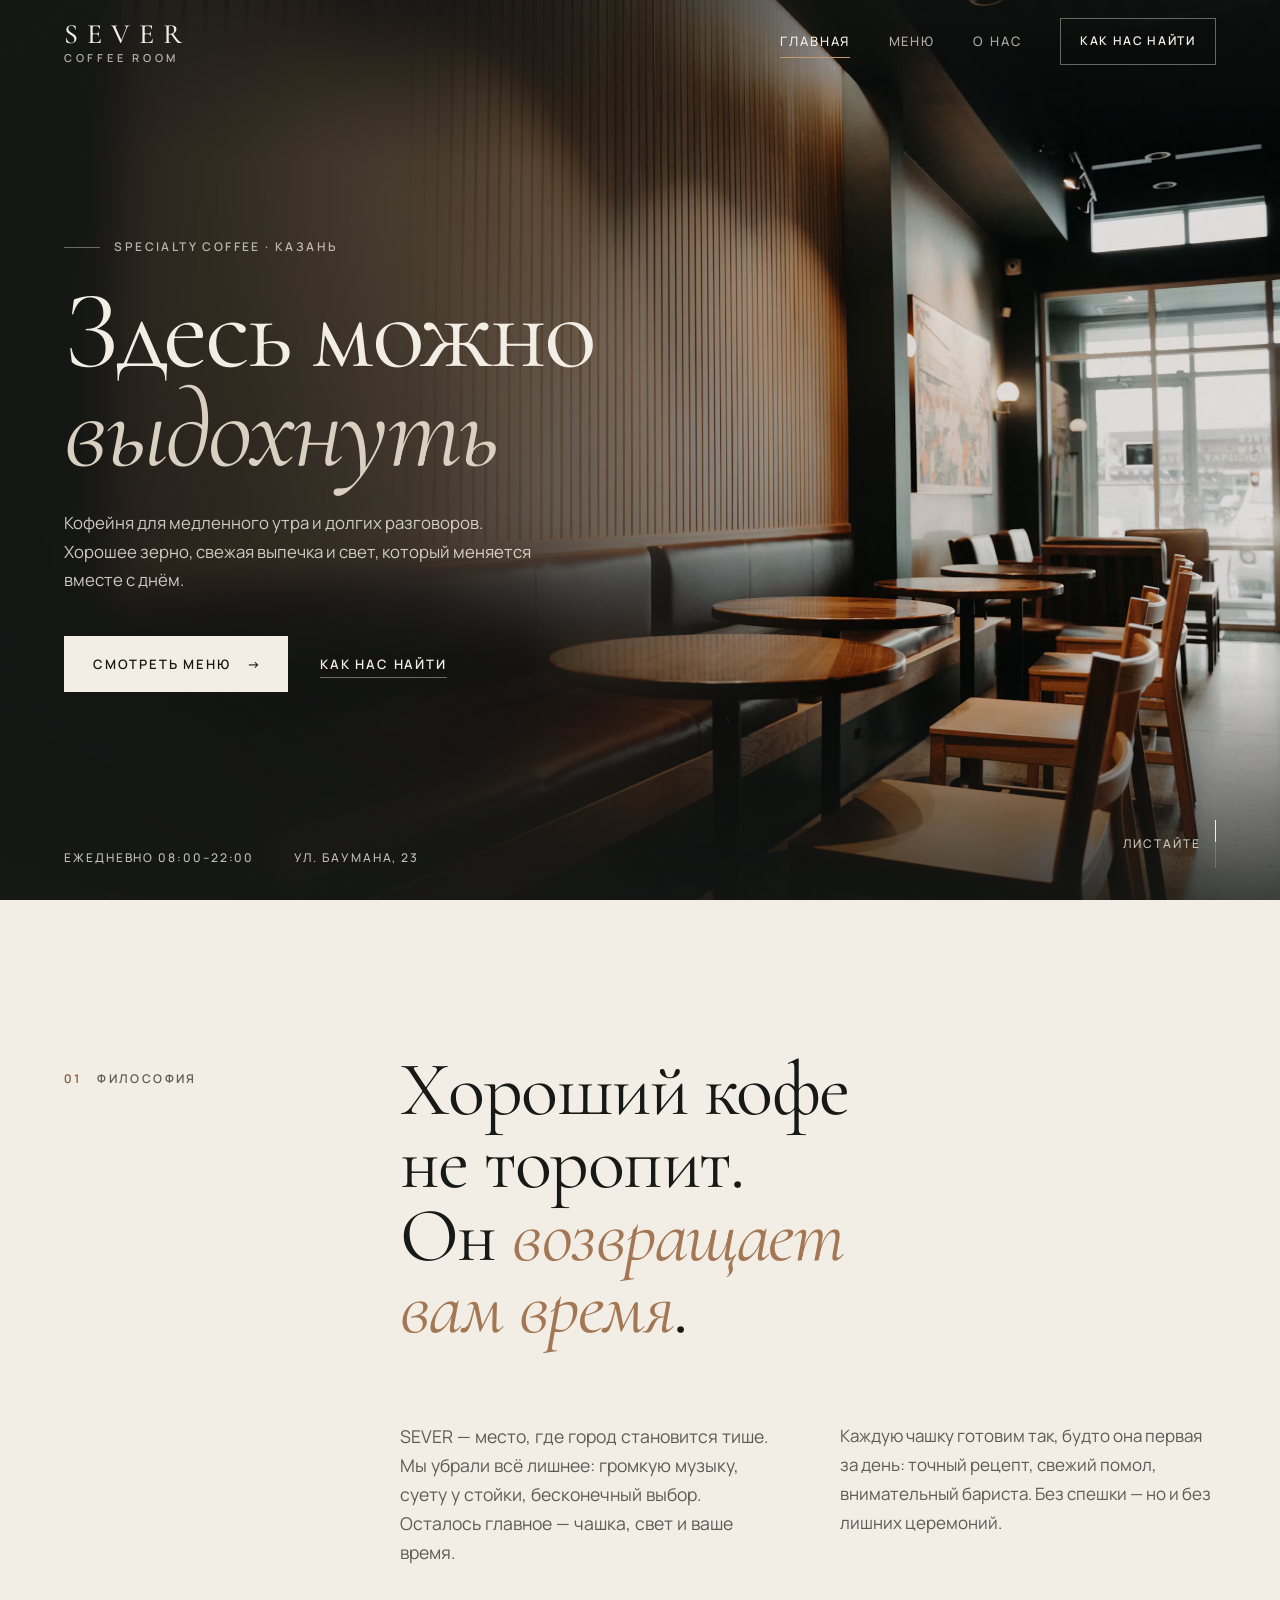
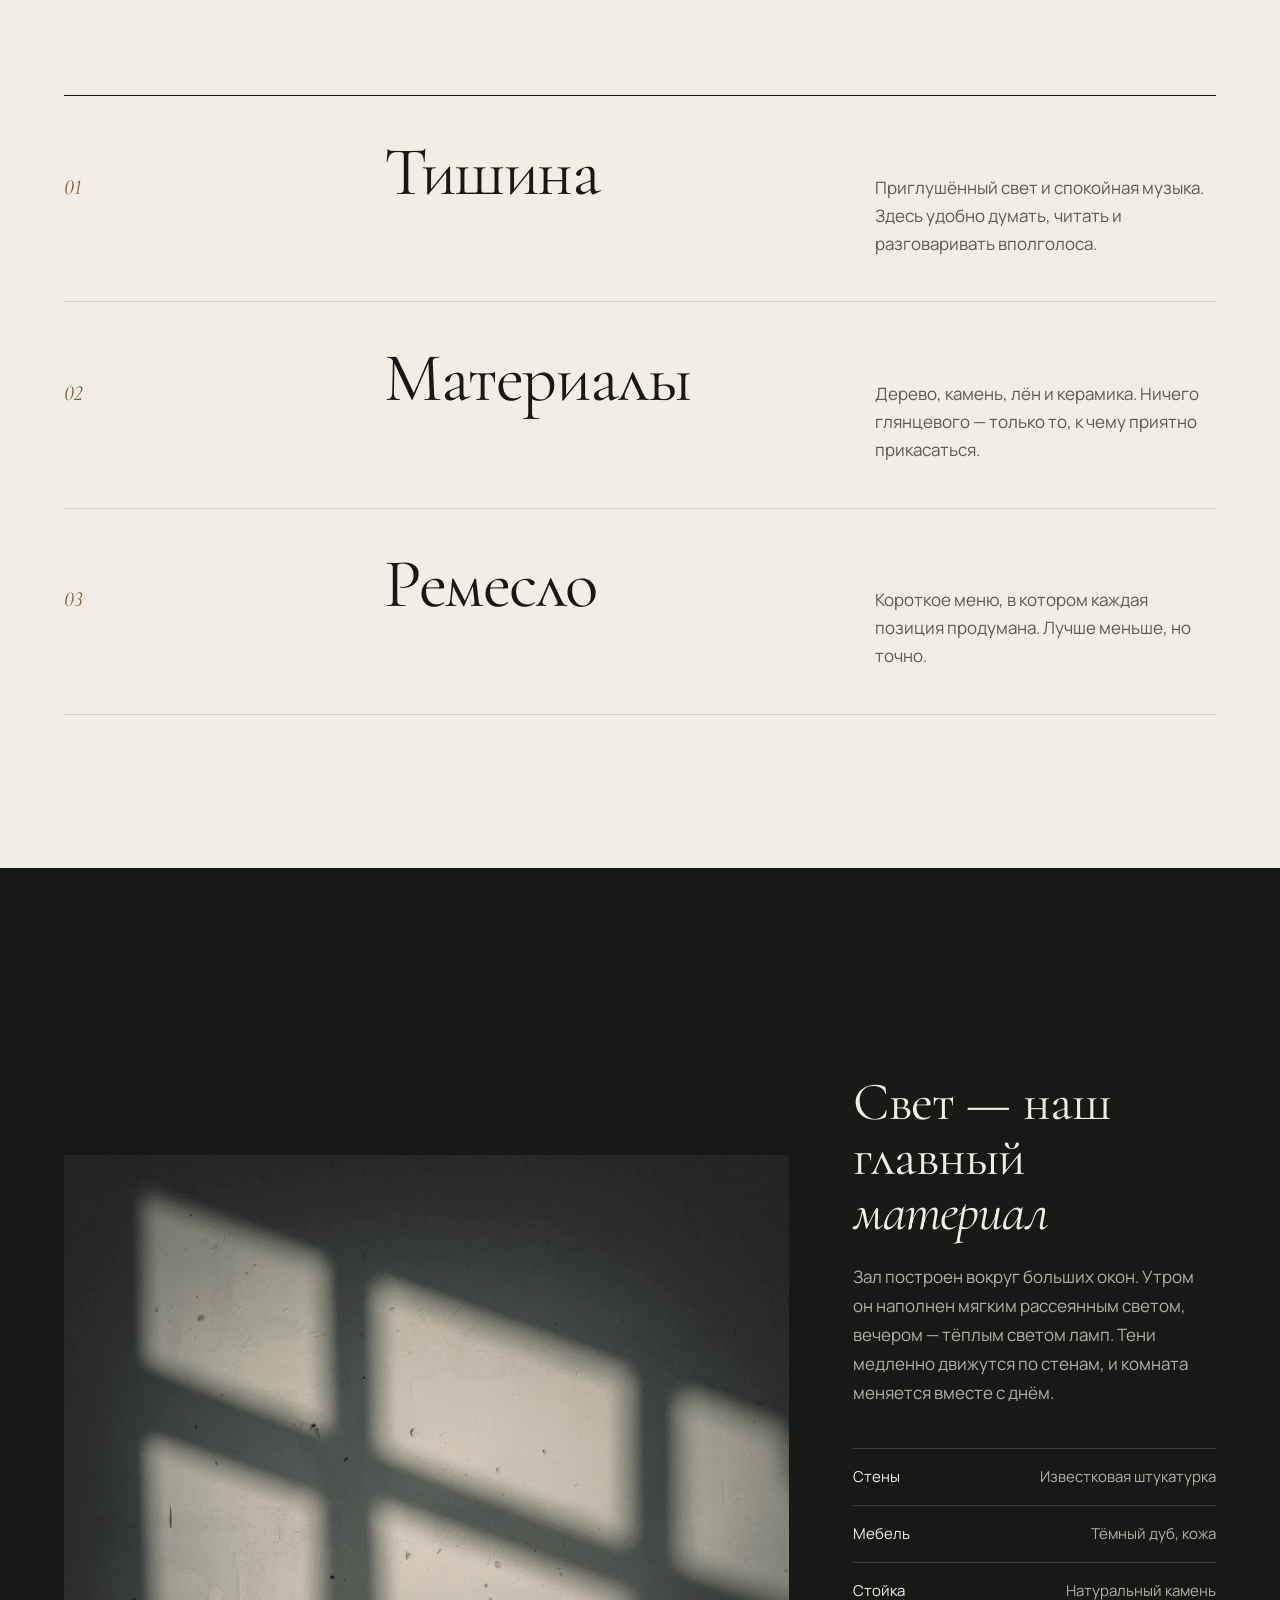
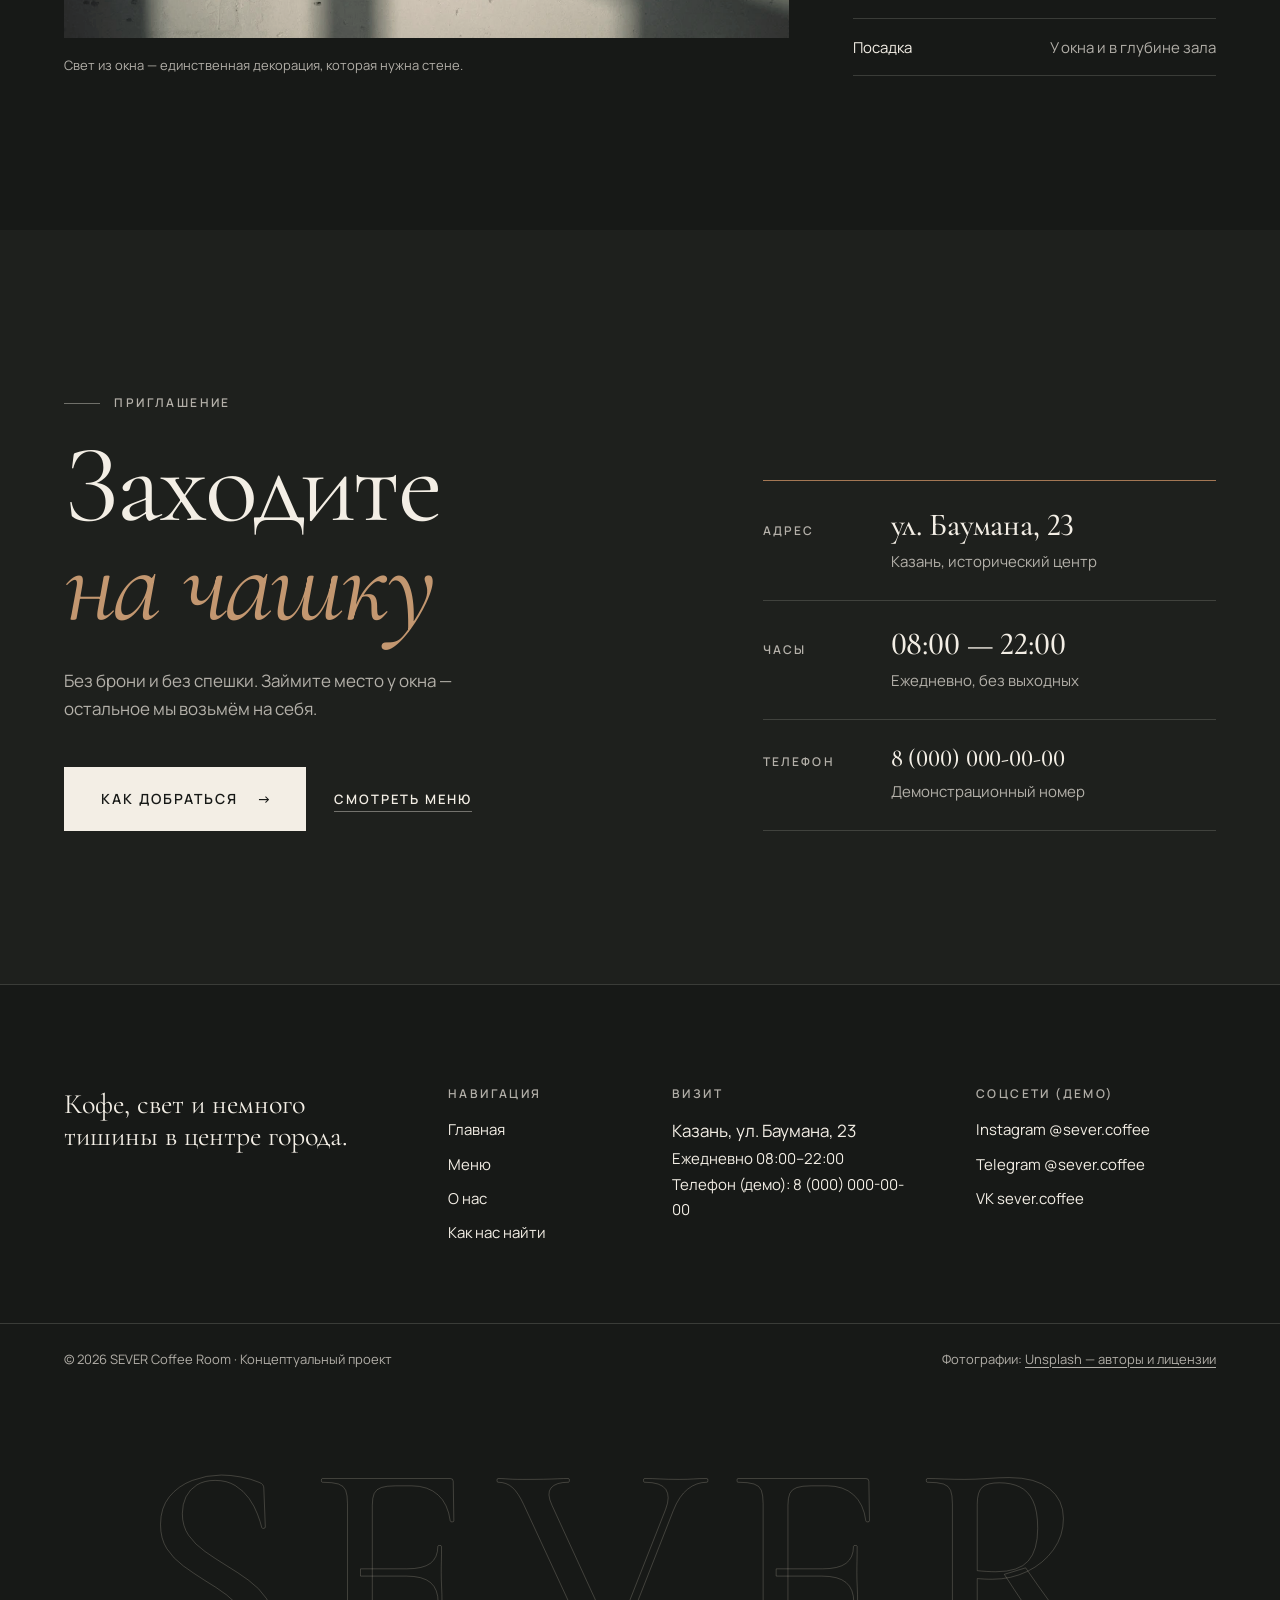
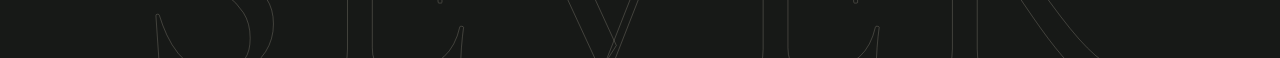
<file: index.html>
<!doctype html>
<html lang="ru">
<head>
  <meta charset="utf-8">
  <meta name="viewport" content="width=device-width, initial-scale=1, viewport-fit=cover">
  <title>SEVER Coffee Room — кофейня, где можно выдохнуть</title>
  <meta name="description" content="SEVER Coffee Room — концепция specialty-кофейни в центре Казани: спокойный свет, натуральные материалы, хороший кофе и свежая выпечка. Ежедневно 08:00–22:00.">
  <meta name="theme-color" content="#171917">
  <link rel="icon" type="image/svg+xml" href="favicon.svg">

  <meta property="og:type" content="website">
  <meta property="og:site_name" content="SEVER Coffee Room">
  <meta property="og:locale" content="ru_RU">
  <meta property="og:title" content="SEVER Coffee Room — здесь можно выдохнуть">
  <meta property="og:description" content="Specialty-кофе, свежая выпечка и тишина в центре города.">
  <meta property="og:image" content="images/hero-1400.webp">
  <meta property="og:image:width" content="1400">
  <meta property="og:image:height" content="938">
  <meta property="og:image:alt" content="Интерьер кофейни SEVER в тёплом свете">
  <meta name="twitter:card" content="summary_large_image">

  <link rel="preconnect" href="https://fonts.googleapis.com">
  <link rel="preconnect" href="https://fonts.gstatic.com" crossorigin>
  <link rel="stylesheet" href="https://fonts.googleapis.com/css2?family=Cormorant+Garamond:ital,wght@0,400;0,500;0,600;1,400;1,500&amp;family=Manrope:wght@400;500;600&amp;display=swap">
  <script>document.documentElement.classList.add('js');</script>
  <link rel="stylesheet" href="styles.css">
  <script src="script.js" defer></script>
</head>
<body>
  <a class="skip-link" href="#main">Перейти к содержимому</a>

  <header class="site-header">
    <div class="container header-inner">
      <a class="brand" href="index.html" aria-label="SEVER Coffee Room — на главную">
        <span class="brand__name">SEVER</span><span class="brand__note">Coffee Room</span>
      </a>
      <button class="nav-toggle" type="button" aria-expanded="false" aria-controls="primary-nav" aria-label="Открыть меню">
        <span class="nav-toggle__label" aria-hidden="true">Меню</span><span class="nav-toggle__icon" aria-hidden="true"></span>
      </button>
      <nav class="site-nav" id="primary-nav" aria-label="Основная навигация">
        <ul class="site-nav__list">
          <li><a class="site-nav__link" href="index.html" aria-current="page">Главная</a></li>
          <li><a class="site-nav__link" href="menu.html">Меню</a></li>
          <li><a class="site-nav__link" href="about.html">О нас</a></li>
        </ul>
        <a class="btn btn--ghost site-nav__cta" href="about.html#visit">Как нас найти</a>
        <p class="site-nav__extra">Казань, ул. Баумана, 23<br>Ежедневно 08:00–22:00</p>
      </nav>
    </div>
  </header>

  <main id="main">
    <section class="hero" aria-labelledby="hero-title">
      <div class="hero__layer hero__layer--sharp">
        <picture>
          <source media="(max-width: 767px)" srcset="images/hero-mobile-800.webp 800w, images/hero-mobile-1200.webp 1200w" sizes="100vw" type="image/webp">
          <source srcset="images/hero-2400.avif 2400w" sizes="100vw" type="image/avif">
          <source srcset="images/hero-1400.webp 1400w, images/hero-2400.webp 2400w" sizes="100vw" type="image/webp">
          <img src="images/hero-1400.webp" width="1400" height="938" fetchpriority="high" decoding="async"
               alt="Интерьер кофейни: стена из деревянных реек, кожаный диван и круглые столики в тёплом свете">
        </picture>
      </div>
      <!-- The same photo, blurred and masked: sharp on the right, soft behind the text. -->
      <div class="hero__layer hero__layer--blur" aria-hidden="true">
        <picture>
          <source media="(max-width: 767px)" srcset="images/hero-mobile-800.webp 800w, images/hero-mobile-1200.webp 1200w" sizes="100vw" type="image/webp">
          <source srcset="images/hero-2400.avif 2400w" sizes="100vw" type="image/avif">
          <source srcset="images/hero-1400.webp 1400w, images/hero-2400.webp 2400w" sizes="100vw" type="image/webp">
          <img src="images/hero-1400.webp" width="1400" height="938" decoding="async" alt="">
        </picture>
      </div>
      <div class="hero__shade" aria-hidden="true"></div>

      <div class="container hero__content">
        <div class="hero__copy">
          <p class="label label--rule" data-intro style="--i:0">Specialty coffee · Казань</p>
          <h1 id="hero-title" class="display display-xl hero__title" data-intro style="--i:1">Здесь можно <em>выдохнуть</em></h1>
          <p class="hero__lead" data-intro style="--i:2">Кофейня для медленного утра и долгих разговоров. Хорошее зерно, свежая выпечка и свет, который меняется вместе с днём.</p>
          <div class="hero__actions" data-intro style="--i:3">
            <a class="btn" href="menu.html">Смотреть меню <span class="btn__arrow" aria-hidden="true">→</span></a>
            <a class="link" href="about.html#visit">Как нас найти</a>
          </div>
        </div>
      </div>

      <div class="hero__footer" data-intro style="--i:5">
        <div class="container">
          <p class="hero__meta"><span>Ежедневно 08:00–22:00</span><span>ул. Баумана, 23</span></p>
          <a class="hero__scroll" href="#philosophy">Листайте <span class="hero__scroll-line" aria-hidden="true"></span></a>
        </div>
      </div>
    </section>

    <section class="section section--cream philosophy" id="philosophy" aria-labelledby="philosophy-title">
      <div class="container">
        <div class="philosophy__grid">
          <p class="label" data-reveal><span class="label__num">01</span> Философия</p>
          <div>
            <h2 id="philosophy-title" class="display display-l philosophy__statement" data-reveal>Хороший кофе не&nbsp;торопит. Он&nbsp;<em>возвращает вам время</em>.</h2>
            <div class="philosophy__body">
              <p class="lead" data-reveal>SEVER — место, где город становится тише. Мы убрали всё лишнее: громкую музыку, суету у&nbsp;стойки, бесконечный выбор. Осталось главное — чашка, свет и&nbsp;ваше время.</p>
              <p class="muted" data-reveal style="--d:1">Каждую чашку готовим так, будто она первая за день: точный рецепт, свежий помол, внимательный бариста. Без спешки — но и без лишних церемоний.</p>
            </div>
          </div>
        </div>

        <ol class="principles" role="list" aria-label="Три опоры SEVER">
          <li class="principle" data-reveal>
            <span class="principle__num" aria-hidden="true">01</span>
            <h3 class="principle__title">Тишина</h3>
            <p class="principle__text">Приглушённый свет и спокойная музыка. Здесь удобно думать, читать и разговаривать вполголоса.</p>
          </li>
          <li class="principle" data-reveal>
            <span class="principle__num" aria-hidden="true">02</span>
            <h3 class="principle__title">Материалы</h3>
            <p class="principle__text">Дерево, камень, лён и керамика. Ничего глянцевого — только то, к чему приятно прикасаться.</p>
          </li>
          <li class="principle" data-reveal>
            <span class="principle__num" aria-hidden="true">03</span>
            <h3 class="principle__title">Ремесло</h3>
            <p class="principle__text">Короткое меню, в котором каждая позиция продумана. Лучше меньше, но точно.</p>
          </li>
        </ol>
      </div>
    </section>

    <section class="atmosphere" aria-labelledby="atmosphere-title">
      <div class="container atmosphere__grid">
        <figure class="atmosphere__figure">
          <div class="reveal-media" data-reveal>
            <img src="images/light-2000.webp" srcset="images/light-1000.webp 1000w, images/light-2000.webp 2000w"
                 sizes="(max-width: 1023px) 92vw, 62vw" width="2000" height="1333" loading="lazy" decoding="async"
                 alt="Тень оконной рамы на шероховатой светлой стене">
          </div>
          <figcaption class="atmosphere__caption">Свет из окна — единственная декорация, которая нужна стене.</figcaption>
        </figure>
        <div class="atmosphere__text">
          <p class="label" data-reveal><span class="label__num">02</span> Пространство</p>
          <h2 id="atmosphere-title" class="display display-m" data-reveal>Свет — наш главный <em>материал</em></h2>
          <p class="muted" data-reveal>Зал построен вокруг больших окон. Утром он наполнен мягким рассеянным светом, вечером — тёплым светом ламп. Тени медленно движутся по стенам, и комната меняется вместе с днём.</p>
          <ul class="materials" role="list" data-reveal>
            <li><span>Стены</span><span>Известковая штукатурка</span></li>
            <li><span>Мебель</span><span>Тёмный дуб, кожа</span></li>
            <li><span>Стойка</span><span>Натуральный камень</span></li>
            <li><span>Посадка</span><span>У окна и в глубине зала</span></li>
          </ul>
        </div>
      </div>
    </section>

    <section class="invite" aria-labelledby="invite-title">
      <div class="container invite__grid">
        <div class="invite__lead">
          <p class="label label--rule" data-reveal>Приглашение</p>
          <h2 id="invite-title" class="display display-xl invite__title" data-reveal>Заходите <em>на&nbsp;чашку</em></h2>
          <p class="invite__text" data-reveal>Без брони и без спешки. Займите место у&nbsp;окна&nbsp;— остальное мы возьмём на&nbsp;себя.</p>
          <div class="invite__actions" data-reveal>
            <a class="btn btn--lg" href="about.html#visit">Как добраться <span class="btn__arrow" aria-hidden="true">→</span></a>
            <a class="link" href="menu.html">Смотреть меню</a>
          </div>
        </div>
        <dl class="invite__details" data-reveal style="--d:1">
          <div class="detail">
            <dt>Адрес</dt>
            <dd><span class="detail__main">ул.&nbsp;Баумана,&nbsp;23</span><span class="detail__sub">Казань, исторический центр</span></dd>
          </div>
          <div class="detail">
            <dt>Часы</dt>
            <dd><span class="detail__main">08:00&nbsp;—&nbsp;22:00</span><span class="detail__sub">Ежедневно, без выходных</span></dd>
          </div>
          <div class="detail">
            <dt>Телефон</dt>
            <dd><span class="detail__main detail__main--s">8&nbsp;(000)&nbsp;000-00-00</span><span class="detail__sub">Демонстрационный номер</span></dd>
          </div>
        </dl>
      </div>
    </section>
  </main>

  <footer class="site-footer">
    <div class="container">
      <div class="footer-grid">
        <div class="footer-brand">
          <p class="footer-tagline">Кофе, свет и немного тишины в центре города.</p>
        </div>
        <div class="footer-col">
          <h2>Навигация</h2>
          <ul>
            <li><a href="index.html">Главная</a></li>
            <li><a href="menu.html">Меню</a></li>
            <li><a href="about.html">О нас</a></li>
            <li><a href="about.html#visit">Как нас найти</a></li>
          </ul>
        </div>
        <div class="footer-col footer-col--visit">
          <h2>Визит</h2>
          <address>Казань, ул. Баумана, 23</address>
          <p>Ежедневно 08:00–22:00</p>
          <p>Телефон (демо): 8 (000) 000-00-00</p>
        </div>
        <div class="footer-col">
          <h2>Соцсети (демо)</h2>
          <ul>
            <li>Instagram @sever.coffee</li>
            <li>Telegram @sever.coffee</li>
            <li>VK sever.coffee</li>
          </ul>
        </div>
      </div>
    </div>
    <div class="container footer-bottom">
      <p>© 2026 SEVER Coffee Room · Концептуальный проект</p>
      <p>Фотографии: <a href="about.html#credits">Unsplash — авторы и лицензии</a></p>
    </div>
    <p class="footer-wordmark" aria-hidden="true">SEVER</p>
  </footer>
</body>
</html>
</file>
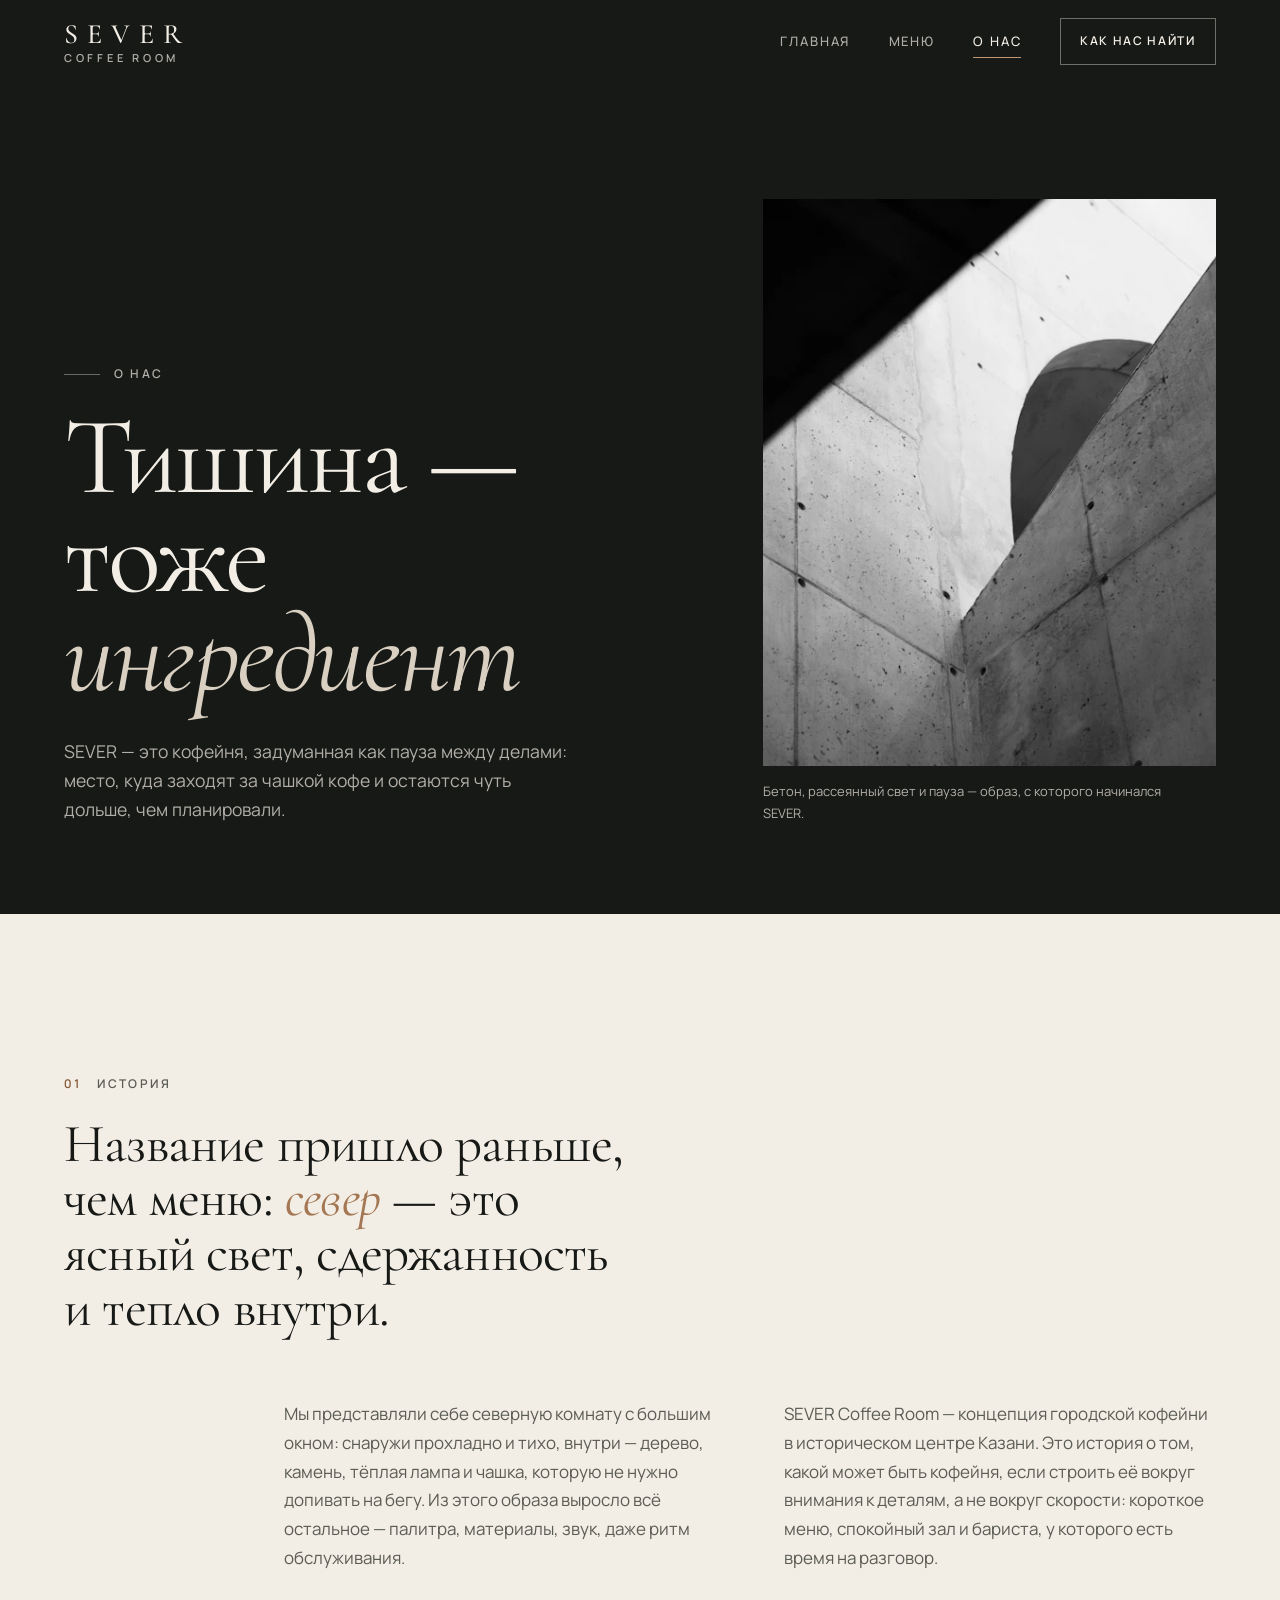
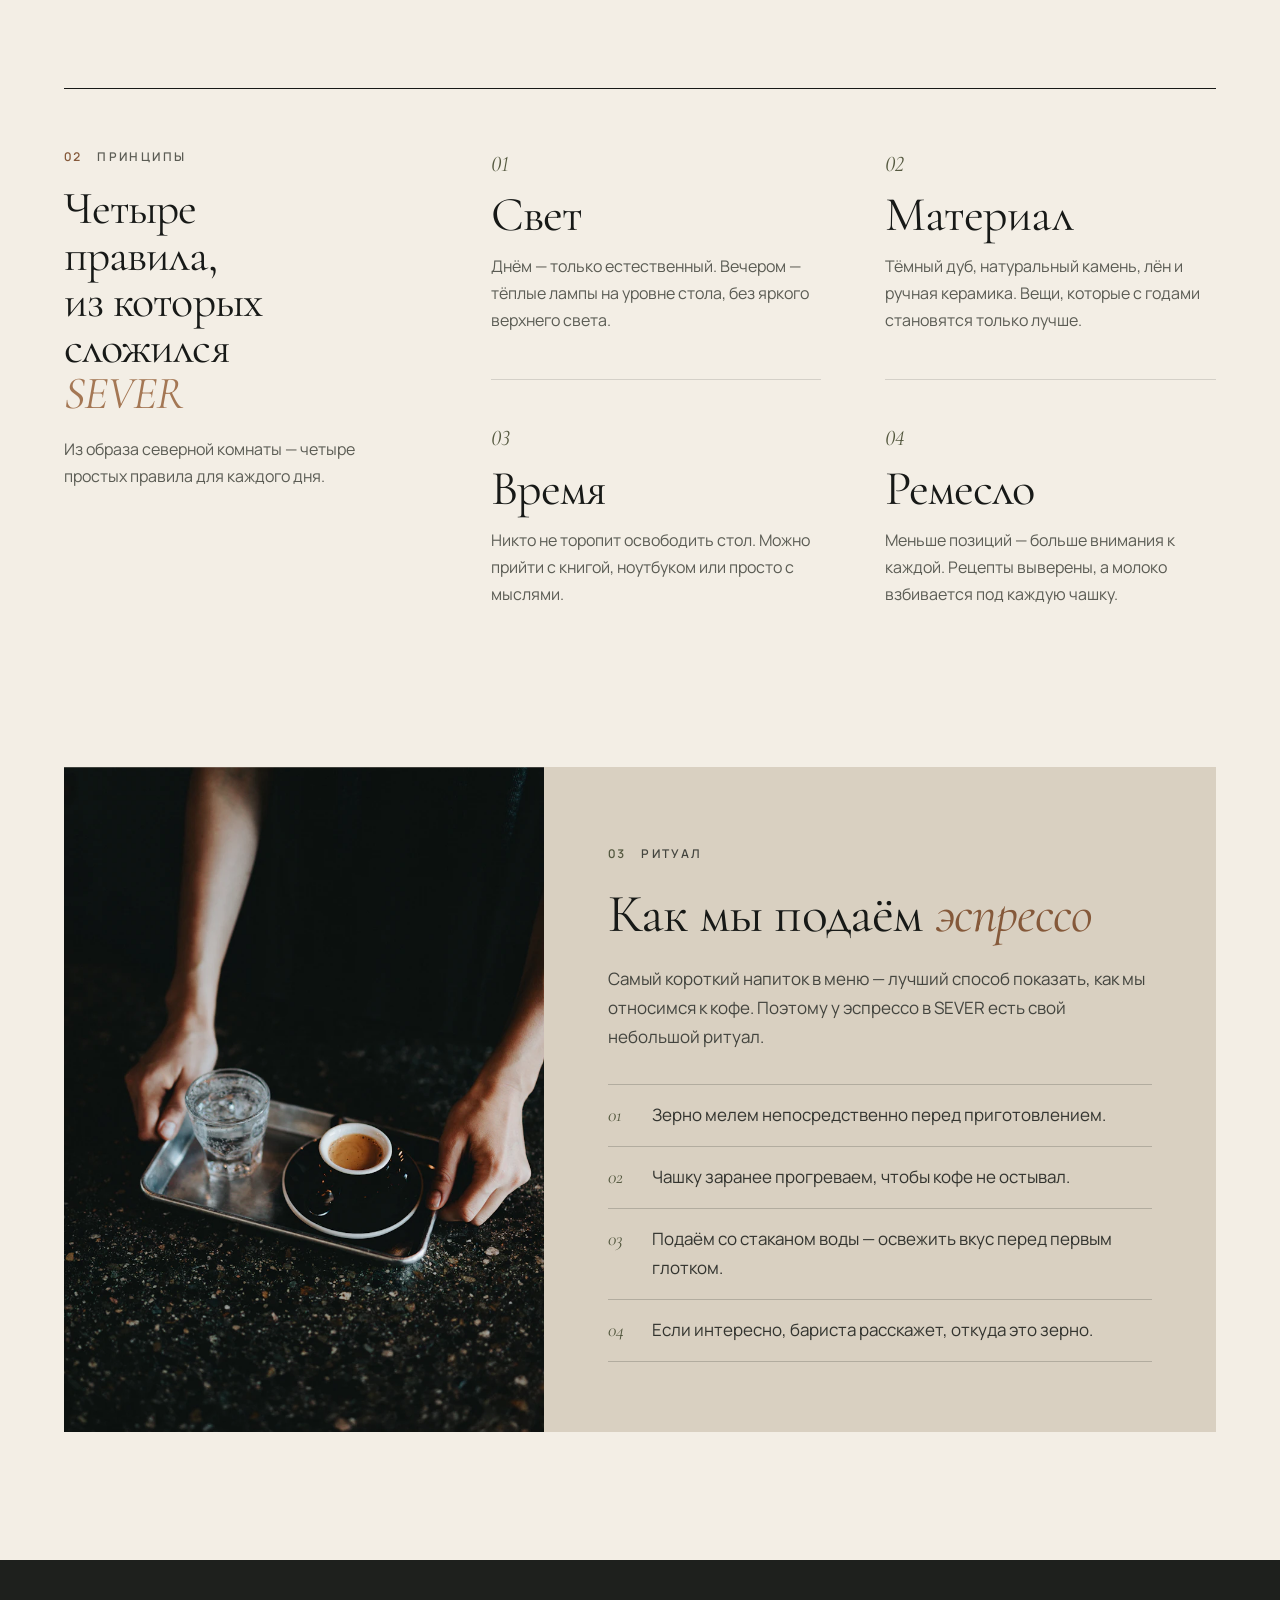
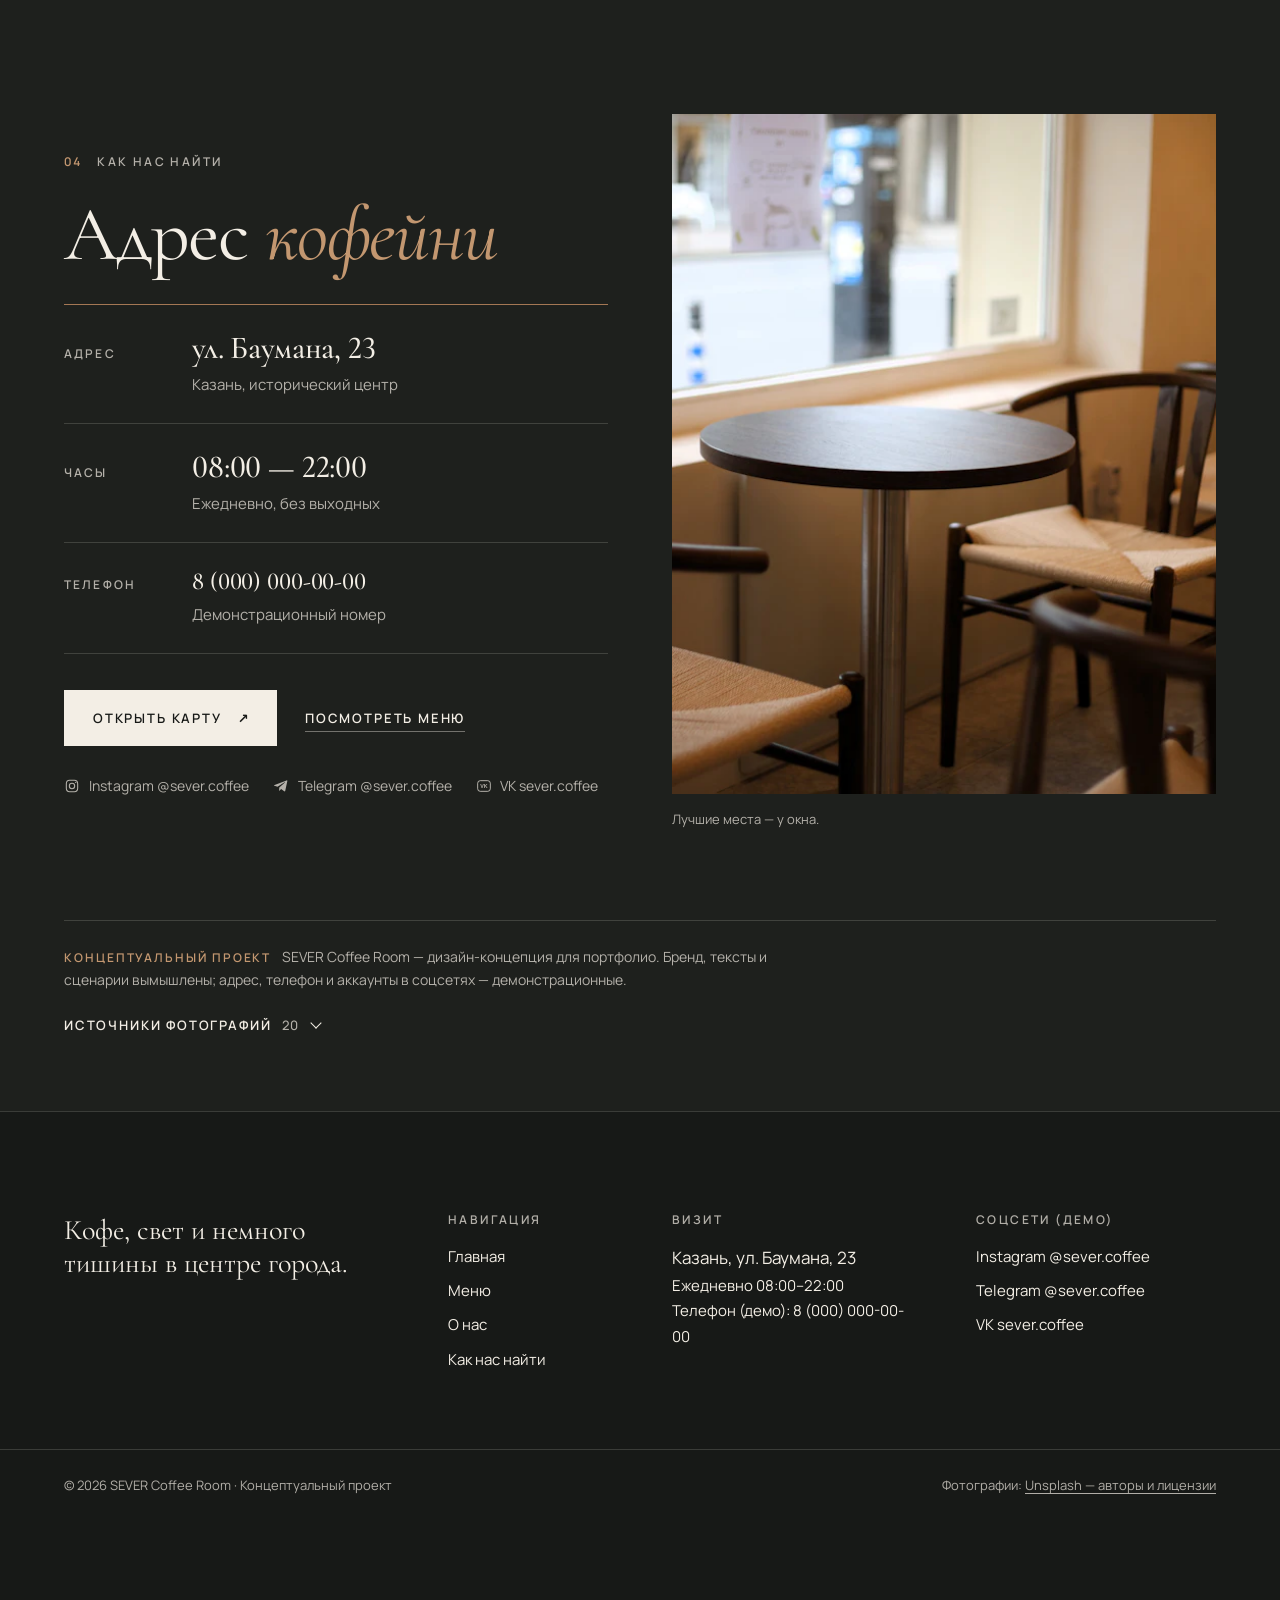
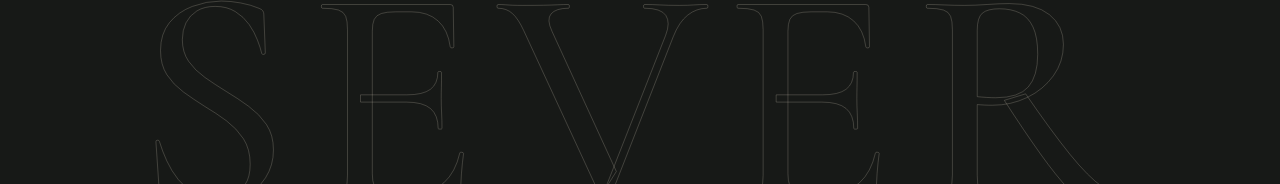
<file: about.html>
<!doctype html>
<html lang="ru">
<head>
  <meta charset="utf-8">
  <meta name="viewport" content="width=device-width, initial-scale=1, viewport-fit=cover">
  <title>О нас — SEVER Coffee Room</title>
  <meta name="description" content="История и философия SEVER Coffee Room — концепции тихой кофейни в центре Казани. Принципы, ритуал эспрессо и как нас найти.">
  <meta name="theme-color" content="#171917">
  <link rel="icon" type="image/svg+xml" href="favicon.svg">

  <meta property="og:type" content="website">
  <meta property="og:site_name" content="SEVER Coffee Room">
  <meta property="og:locale" content="ru_RU">
  <meta property="og:title" content="О нас — SEVER Coffee Room">
  <meta property="og:description" content="Тишина — тоже ингредиент. История и принципы SEVER Coffee Room.">
  <meta property="og:image" content="images/arch-1600.webp">
  <meta property="og:image:alt" content="Бетонная архитектура с аркой в мягком свете">
  <meta name="twitter:card" content="summary_large_image">

  <link rel="preconnect" href="https://fonts.googleapis.com">
  <link rel="preconnect" href="https://fonts.gstatic.com" crossorigin>
  <link rel="stylesheet" href="https://fonts.googleapis.com/css2?family=Cormorant+Garamond:ital,wght@0,400;0,500;0,600;1,400;1,500&amp;family=Manrope:wght@400;500;600&amp;display=swap">
  <script>document.documentElement.classList.add('js');</script>
  <link rel="stylesheet" href="styles.css">
  <script src="script.js" defer></script>
</head>
<body>
  <a class="skip-link" href="#main">Перейти к содержимому</a>

  <header class="site-header">
    <div class="container header-inner">
      <a class="brand" href="index.html" aria-label="SEVER Coffee Room — на главную">
        <span class="brand__name">SEVER</span><span class="brand__note">Coffee Room</span>
      </a>
      <button class="nav-toggle" type="button" aria-expanded="false" aria-controls="primary-nav" aria-label="Открыть меню">
        <span class="nav-toggle__label" aria-hidden="true">Меню</span><span class="nav-toggle__icon" aria-hidden="true"></span>
      </button>
      <nav class="site-nav" id="primary-nav" aria-label="Основная навигация">
        <ul class="site-nav__list">
          <li><a class="site-nav__link" href="index.html">Главная</a></li>
          <li><a class="site-nav__link" href="menu.html">Меню</a></li>
          <li><a class="site-nav__link" href="about.html" aria-current="page">О нас</a></li>
        </ul>
        <a class="btn btn--ghost site-nav__cta" href="#visit">Как нас найти</a>
        <p class="site-nav__extra">Казань, ул. Баумана, 23<br>Ежедневно 08:00–22:00</p>
      </nav>
    </div>
  </header>

  <main id="main">
    <!-- Hero: the architectural photo hangs over into the cream story below, tying the two together. -->
    <section class="page-hero about-hero" aria-labelledby="about-title">
      <div class="container page-hero__grid about-hero__grid">
        <div class="about-hero__copy">
          <p class="label label--rule" data-intro style="--i:0">О нас</p>
          <h1 id="about-title" class="display display-xl page-hero__title" data-intro style="--i:1">Тишина&nbsp;— тоже <em>ингредиент</em></h1>
          <p class="lead about-hero__lead" data-intro style="--i:2">SEVER — это кофейня, задуманная как пауза между делами: место, куда заходят за чашкой кофе и остаются чуть дольше, чем планировали.</p>
        </div>
        <figure class="about-hero__media">
          <div class="reveal-media" data-reveal>
            <img src="images/arch-900.webp" srcset="images/arch-900.webp 900w, images/arch-1600.webp 1600w"
                 sizes="(max-width: 1023px) 92vw, 38vw" width="900" height="600" decoding="async"
                 alt="Чёрно-белая фотография бетонных стен и арки в рассеянном свете">
          </div>
          <figcaption>Бетон, рассеянный свет и пауза — образ, с которого начинался SEVER.</figcaption>
        </figure>
      </div>
    </section>

    <!-- One cream surface for the whole story: where the name came from, and the rules that grew out of it. -->
    <section class="section section--cream about-story" aria-labelledby="story-title">
      <div class="container">
        <div class="story">
          <p class="label" data-reveal><span class="label__num">01</span> История</p>
          <h2 id="story-title" class="display display-m story__lead" data-reveal>Название пришло раньше, чем меню: <em class="accent">север</em> — это ясный свет, сдержанность и&nbsp;тепло внутри.</h2>
          <div class="story__cols">
            <p data-reveal>Мы представляли себе северную комнату с большим окном: снаружи прохладно и тихо, внутри — дерево, камень, тёплая лампа и чашка, которую не нужно допивать на бегу. Из этого образа выросло всё остальное — палитра, материалы, звук, даже ритм обслуживания.</p>
            <p data-reveal style="--d:1">SEVER Coffee Room — концепция городской кофейни в историческом центре Казани. Это история о том, какой может быть кофейня, если строить её вокруг внимания к деталям, а не вокруг скорости: короткое меню, спокойный зал и бариста, у которого есть время на разговор.</p>
          </div>
        </div>

        <div class="tenets">
          <div class="tenets__head" data-reveal>
            <p class="label"><span class="label__num">02</span> Принципы</p>
            <h2 id="values-title" class="display display-l">Четыре правила, из которых сложился <em class="accent">SEVER</em></h2>
            <p class="tenets__bridge">Из образа северной комнаты — четыре простых правила для каждого дня.</p>
          </div>
          <ol class="tenets__list" role="list" aria-labelledby="values-title">
            <li class="tenet" data-reveal>
              <span class="tenet__num" aria-hidden="true">01</span>
              <h3 class="tenet__title">Свет</h3>
              <p>Днём — только естественный. Вечером — тёплые лампы на уровне стола, без яркого верхнего света.</p>
            </li>
            <li class="tenet" data-reveal style="--d:1">
              <span class="tenet__num" aria-hidden="true">02</span>
              <h3 class="tenet__title">Материал</h3>
              <p>Тёмный дуб, натуральный камень, лён и ручная керамика. Вещи, которые с годами становятся только лучше.</p>
            </li>
            <li class="tenet" data-reveal>
              <span class="tenet__num" aria-hidden="true">03</span>
              <h3 class="tenet__title">Время</h3>
              <p>Никто не торопит освободить стол. Можно прийти с книгой, ноутбуком или просто с мыслями.</p>
            </li>
            <li class="tenet" data-reveal style="--d:1">
              <span class="tenet__num" aria-hidden="true">04</span>
              <h3 class="tenet__title">Ремесло</h3>
              <p>Меньше позиций — больше внимания к каждой. Рецепты выверены, а молоко взбивается под каждую чашку.</p>
            </li>
          </ol>
        </div>
      </div>
    </section>

    <!-- Ritual: same cream surface; the photo overlaps a stone panel that carries the text. -->
    <section class="section section--cream ritual" aria-labelledby="ritual-title">
      <div class="container">
        <div class="ritual__stage">
          <figure class="ritual__media reveal-media" data-reveal>
            <img src="images/tray-800.webp" srcset="images/tray-800.webp 800w, images/tray-1400.webp 1400w"
                 sizes="(max-width: 1023px) 92vw, 40vw" width="800" height="1200" loading="lazy" decoding="async"
                 alt="Руки ставят на каменную стойку поднос с эспрессо и стаканом воды">
          </figure>
          <div class="ritual__panel">
            <div class="ritual__text">
              <p class="label" data-reveal><span class="label__num">03</span> Ритуал</p>
              <h2 id="ritual-title" class="display display-m" data-reveal>Как мы подаём <em>эспрессо</em></h2>
              <p class="ritual__intro" data-reveal>Самый короткий напиток в меню — лучший способ показать, как мы относимся к кофе. Поэтому у эспрессо в SEVER есть свой небольшой ритуал.</p>
              <ol class="ritual__steps" role="list">
                <li data-reveal>Зерно мелем непосредственно перед приготовлением.</li>
                <li data-reveal>Чашку заранее прогреваем, чтобы кофе не остывал.</li>
                <li data-reveal>Подаём со стаканом воды — освежить вкус перед первым глотком.</li>
                <li data-reveal>Если интересно, бариста расскажет, откуда это зерно.</li>
              </ol>
            </div>
          </div>
        </div>
      </div>
    </section>

    <!-- Visit: dark close of the page, flowing straight into the footer; the project note sits quietly at its foot. -->
    <section class="section section--dark-2 visit" id="visit" aria-labelledby="visit-title">
      <div class="container">
        <div class="visit__grid">
          <div class="visit__info">
            <p class="label" data-reveal><span class="label__num">04</span> Как нас найти</p>
            <h2 id="visit-title" class="display display-l visit__title" data-reveal>Адрес <em class="accent">кофейни</em></h2>
            <dl class="invite__details" data-reveal>
              <div class="detail">
                <dt>Адрес</dt>
                <dd><address class="detail__main">ул.&nbsp;Баумана,&nbsp;23</address><span class="detail__sub">Казань, исторический центр</span></dd>
              </div>
              <div class="detail">
                <dt>Часы</dt>
                <dd><span class="detail__main">08:00&nbsp;—&nbsp;22:00</span><span class="detail__sub">Ежедневно, без выходных</span></dd>
              </div>
              <div class="detail">
                <dt>Телефон</dt>
                <dd><span class="detail__main detail__main--s">8&nbsp;(000)&nbsp;000-00-00</span><span class="detail__sub">Демонстрационный номер</span></dd>
              </div>
            </dl>
            <div class="invite__actions visit__actions" data-reveal>
              <a class="btn" href="https://www.google.com/maps/search/?api=1&amp;query=%D0%9A%D0%B0%D0%B7%D0%B0%D0%BD%D1%8C%2C%20%D1%83%D0%BB.%20%D0%91%D0%B0%D1%83%D0%BC%D0%B0%D0%BD%D0%B0%2C%2023" target="_blank" rel="noopener noreferrer">Открыть карту <span class="btn__arrow" aria-hidden="true">↗</span><span class="visually-hidden"> (откроется в новой вкладке)</span></a>
              <a class="link" href="menu.html">Посмотреть меню</a>
            </div>
            <ul class="socials" aria-label="Демонстрационные аккаунты в социальных сетях" data-reveal>
              <li><svg viewBox="0 0 24 24" aria-hidden="true"><rect x="3.5" y="3.5" width="17" height="17" rx="5" fill="none" stroke="currentColor" stroke-width="1.6"/><circle cx="12" cy="12" r="4" fill="none" stroke="currentColor" stroke-width="1.6"/><circle cx="17.6" cy="6.6" r="1" fill="currentColor"/></svg>Instagram @sever.coffee</li>
              <li><svg viewBox="0 0 24 24" aria-hidden="true"><path fill="currentColor" d="M21.5 4.6 18.4 19c-.2 1.1-.8 1.4-1.6.9l-4.6-3.4-2.2 2.1c-.2.2-.4.4-.9.4l.3-4.7 8.5-7.7c.4-.3-.1-.5-.6-.2L6.8 13.2l-4.6-1.4c-1-.3-1-1 .2-1.4L20.3 3.6c.8-.3 1.5.2 1.2 1z"/></svg>Telegram @sever.coffee</li>
              <li><svg viewBox="0 0 24 24" aria-hidden="true"><rect x="2.5" y="4" width="19" height="16" rx="4" fill="none" stroke="currentColor" stroke-width="1.5"/><text x="12" y="15" text-anchor="middle" fill="currentColor" font-size="8" font-weight="700" font-family="Arial, sans-serif">VK</text></svg>VK sever.coffee</li>
            </ul>
          </div>
          <figure class="visit__media reveal-media" data-reveal>
            <img src="images/room-1000.webp" srcset="images/room-1000.webp 1000w, images/room-2000.webp 2000w"
                 sizes="(max-width: 1023px) 92vw, 46vw" width="1000" height="667" loading="lazy" decoding="async"
                 alt="Круглые столики и плетёные стулья у большого окна кофейни">
            <figcaption>Лучшие места — у окна.</figcaption>
          </figure>
        </div>

        <aside class="project-note" id="credits" aria-label="О проекте и источниках фотографий">
          <p class="project-note__text"><span class="project-note__tag">Концептуальный проект</span> SEVER Coffee Room — дизайн-концепция для портфолио. Бренд, тексты и сценарии вымышлены; адрес, телефон и аккаунты в соцсетях — демонстрационные.</p>
          <details class="credits-details">
            <summary class="credits-details__summary">Источники фотографий <span class="credits-details__count">20</span></summary>
            <div class="credits-details__body">
              <div>
                <h3 class="credits-details__title">Страницы сайта</h3>
                <ul class="credits">
                  <li><span>Интерьер, главная</span><a href="https://unsplash.com/photos/yr9l_xQPDL0" target="_blank" rel="noopener noreferrer">99.films</a></li>
                  <li><span>Свет на стене</span><a href="https://unsplash.com/photos/F5G2l-71bU8" target="_blank" rel="noopener noreferrer">Egor Myznik</a></li>
                  <li><span>Бетон и арка</span><a href="https://unsplash.com/photos/DrQ_An-GwOw" target="_blank" rel="noopener noreferrer">Bjørn-Magnus Kristiansen</a></li>
                  <li><span>Подача эспрессо</span><a href="https://unsplash.com/photos/qBEaQG0Yho8" target="_blank" rel="noopener noreferrer">Nathan Dumlao</a></li>
                  <li><span>Столики у окна</span><a href="https://unsplash.com/photos/TzBFk5nzAKY" target="_blank" rel="noopener noreferrer">Mustafa Sheikhmouss</a></li>
                </ul>
              </div>
              <div>
                <h3 class="credits-details__title">Меню</h3>
                <ul class="credits credits--cols">
                  <li><span>Эспрессо</span><a href="https://unsplash.com/photos/YgGcvu9tyKA" target="_blank" rel="noopener noreferrer">Howard Bouchevereau</a></li>
                  <li><span>Американо</span><a href="https://unsplash.com/photos/qX7tgapreJU" target="_blank" rel="noopener noreferrer">Andreas Haslinger</a></li>
                  <li><span>Капучино</span><a href="https://unsplash.com/photos/VC_p0QuurTU" target="_blank" rel="noopener noreferrer">Cristian Cristian</a></li>
                  <li><span>Флэт уайт</span><a href="https://unsplash.com/photos/lLeJtNN-6TA" target="_blank" rel="noopener noreferrer">dapiki moto</a></li>
                  <li><span>Латте</span><a href="https://unsplash.com/photos/vfiA7rRtjWo" target="_blank" rel="noopener noreferrer">Billy Kwok</a></li>
                  <li><span>Раф</span><a href="https://unsplash.com/photos/djWJLL91_KQ" target="_blank" rel="noopener noreferrer">Büşra İnce</a></li>
                  <li><span>Айс-матча</span><a href="https://unsplash.com/photos/Oog-4Ox0rv8" target="_blank" rel="noopener noreferrer">Cody Chan</a></li>
                  <li><span>Эспрессо-тоник</span><a href="https://unsplash.com/photos/Uhdp6G8zzWw" target="_blank" rel="noopener noreferrer">Kenny</a></li>
                  <li><span>Облепиховый чай</span><a href="https://unsplash.com/photos/Z9rn0LeEy88" target="_blank" rel="noopener noreferrer">Katya Azimova</a></li>
                  <li><span>Вишня и гибискус</span><a href="https://unsplash.com/photos/oVACw86wCB0" target="_blank" rel="noopener noreferrer">Asli Dokuzeylul</a></li>
                  <li><span>Сырники</span><a href="https://unsplash.com/photos/WXNfNUFSeSU" target="_blank" rel="noopener noreferrer">Masha Koko</a></li>
                  <li><span>Сэндвич</span><a href="https://unsplash.com/photos/CDAOrX5Jq9I" target="_blank" rel="noopener noreferrer">Leanna Myers</a></li>
                  <li><span>Тост с авокадо</span><a href="https://unsplash.com/photos/P7oGUDHswIA" target="_blank" rel="noopener noreferrer">Andrew Spencer</a></li>
                  <li><span>Круассан</span><a href="https://unsplash.com/photos/AaRR995SYcE" target="_blank" rel="noopener noreferrer">Vicky Nguyen</a></li>
                  <li><span>Миндальный круассан</span><a href="https://unsplash.com/photos/ZV1acMlN9T0" target="_blank" rel="noopener noreferrer">Salvador Rios</a></li>
                </ul>
              </div>
              <p class="credits-details__license">Все фотографии — с <a href="https://unsplash.com/license" target="_blank" rel="noopener noreferrer">Unsplash по лицензии Unsplash</a>. Ссылки открываются в новой вкладке.</p>
            </div>
          </details>
        </aside>
      </div>
    </section>
  </main>

  <footer class="site-footer">
    <div class="container">
      <div class="footer-grid">
        <div class="footer-brand">
          <p class="footer-tagline">Кофе, свет и немного тишины в центре города.</p>
        </div>
        <div class="footer-col">
          <h2>Навигация</h2>
          <ul>
            <li><a href="index.html">Главная</a></li>
            <li><a href="menu.html">Меню</a></li>
            <li><a href="about.html">О нас</a></li>
            <li><a href="#visit">Как нас найти</a></li>
          </ul>
        </div>
        <div class="footer-col footer-col--visit">
          <h2>Визит</h2>
          <address>Казань, ул. Баумана, 23</address>
          <p>Ежедневно 08:00–22:00</p>
          <p>Телефон (демо): 8 (000) 000-00-00</p>
        </div>
        <div class="footer-col">
          <h2>Соцсети (демо)</h2>
          <ul>
            <li>Instagram @sever.coffee</li>
            <li>Telegram @sever.coffee</li>
            <li>VK sever.coffee</li>
          </ul>
        </div>
      </div>
    </div>
    <div class="container footer-bottom">
      <p>© 2026 SEVER Coffee Room · Концептуальный проект</p>
      <p>Фотографии: <a href="#credits">Unsplash — авторы и лицензии</a></p>
    </div>
    <p class="footer-wordmark" aria-hidden="true">SEVER</p>
  </footer>
</body>
</html>
</file>
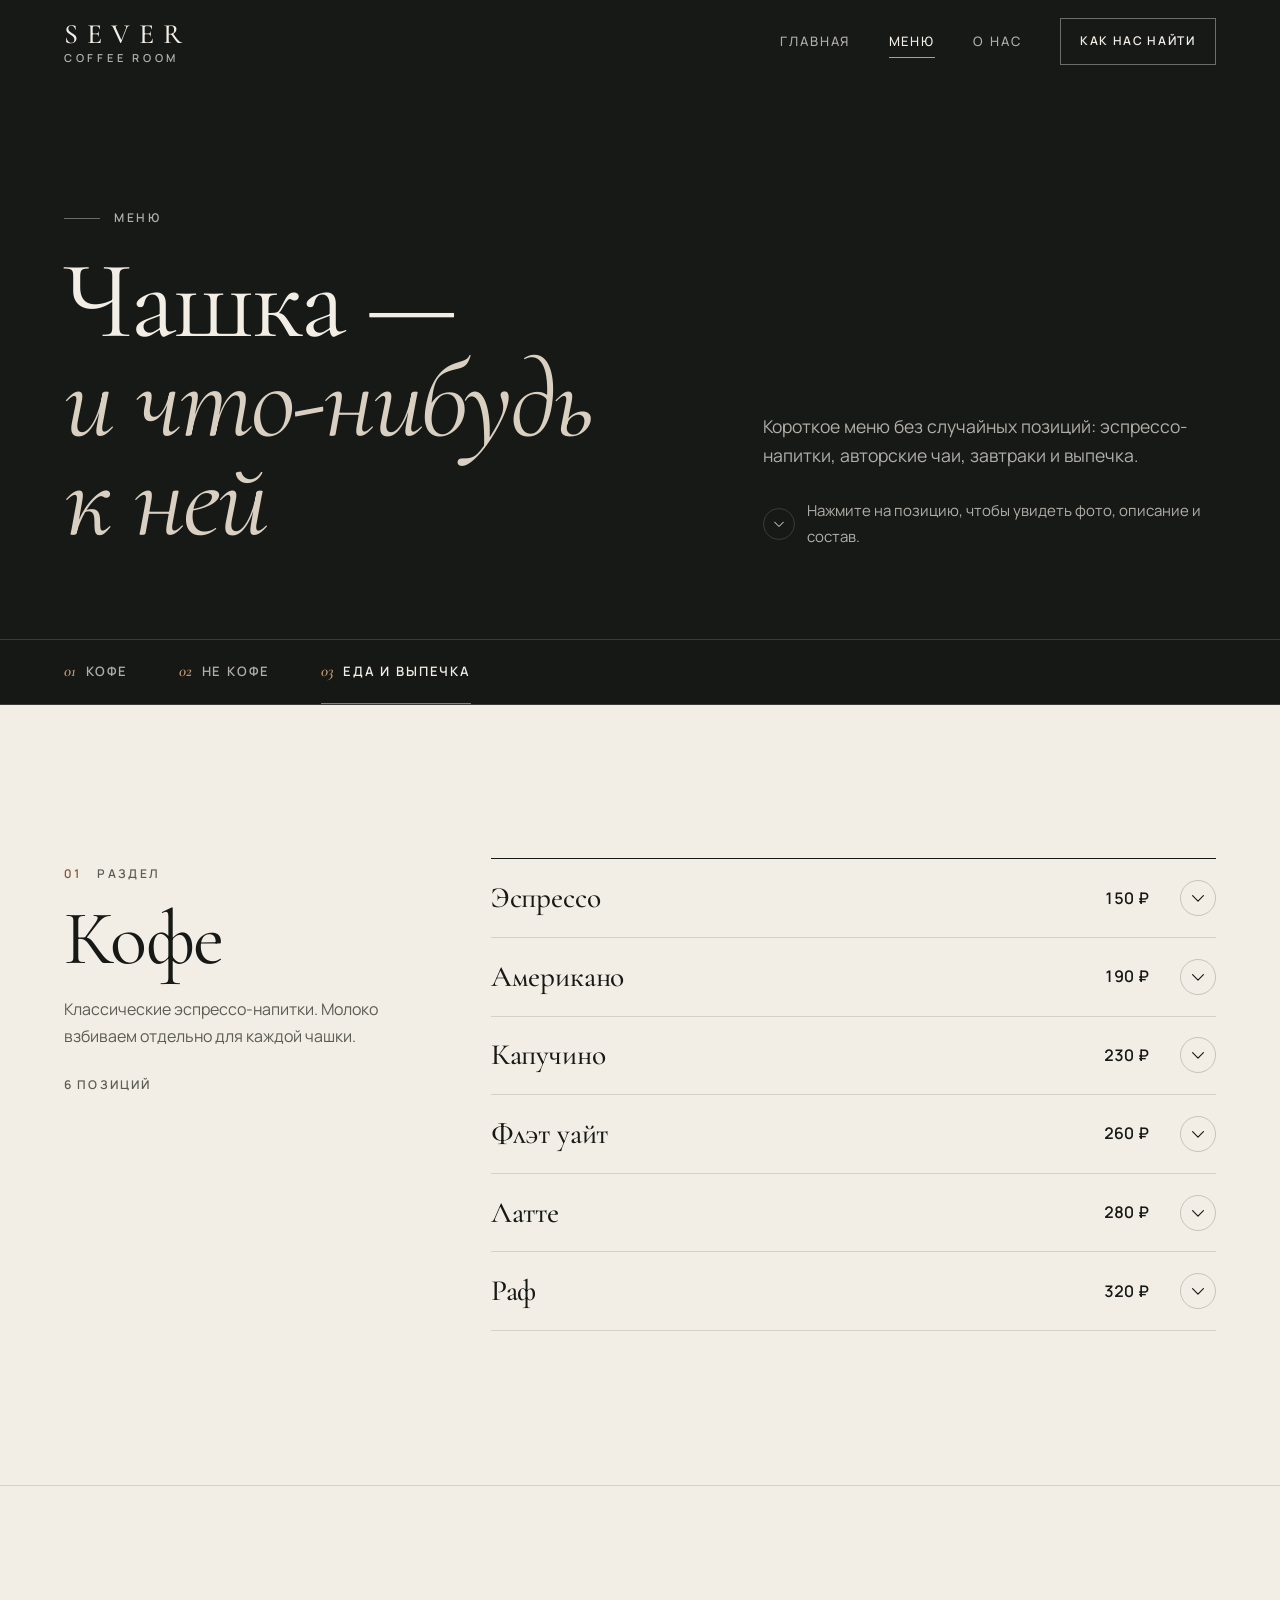
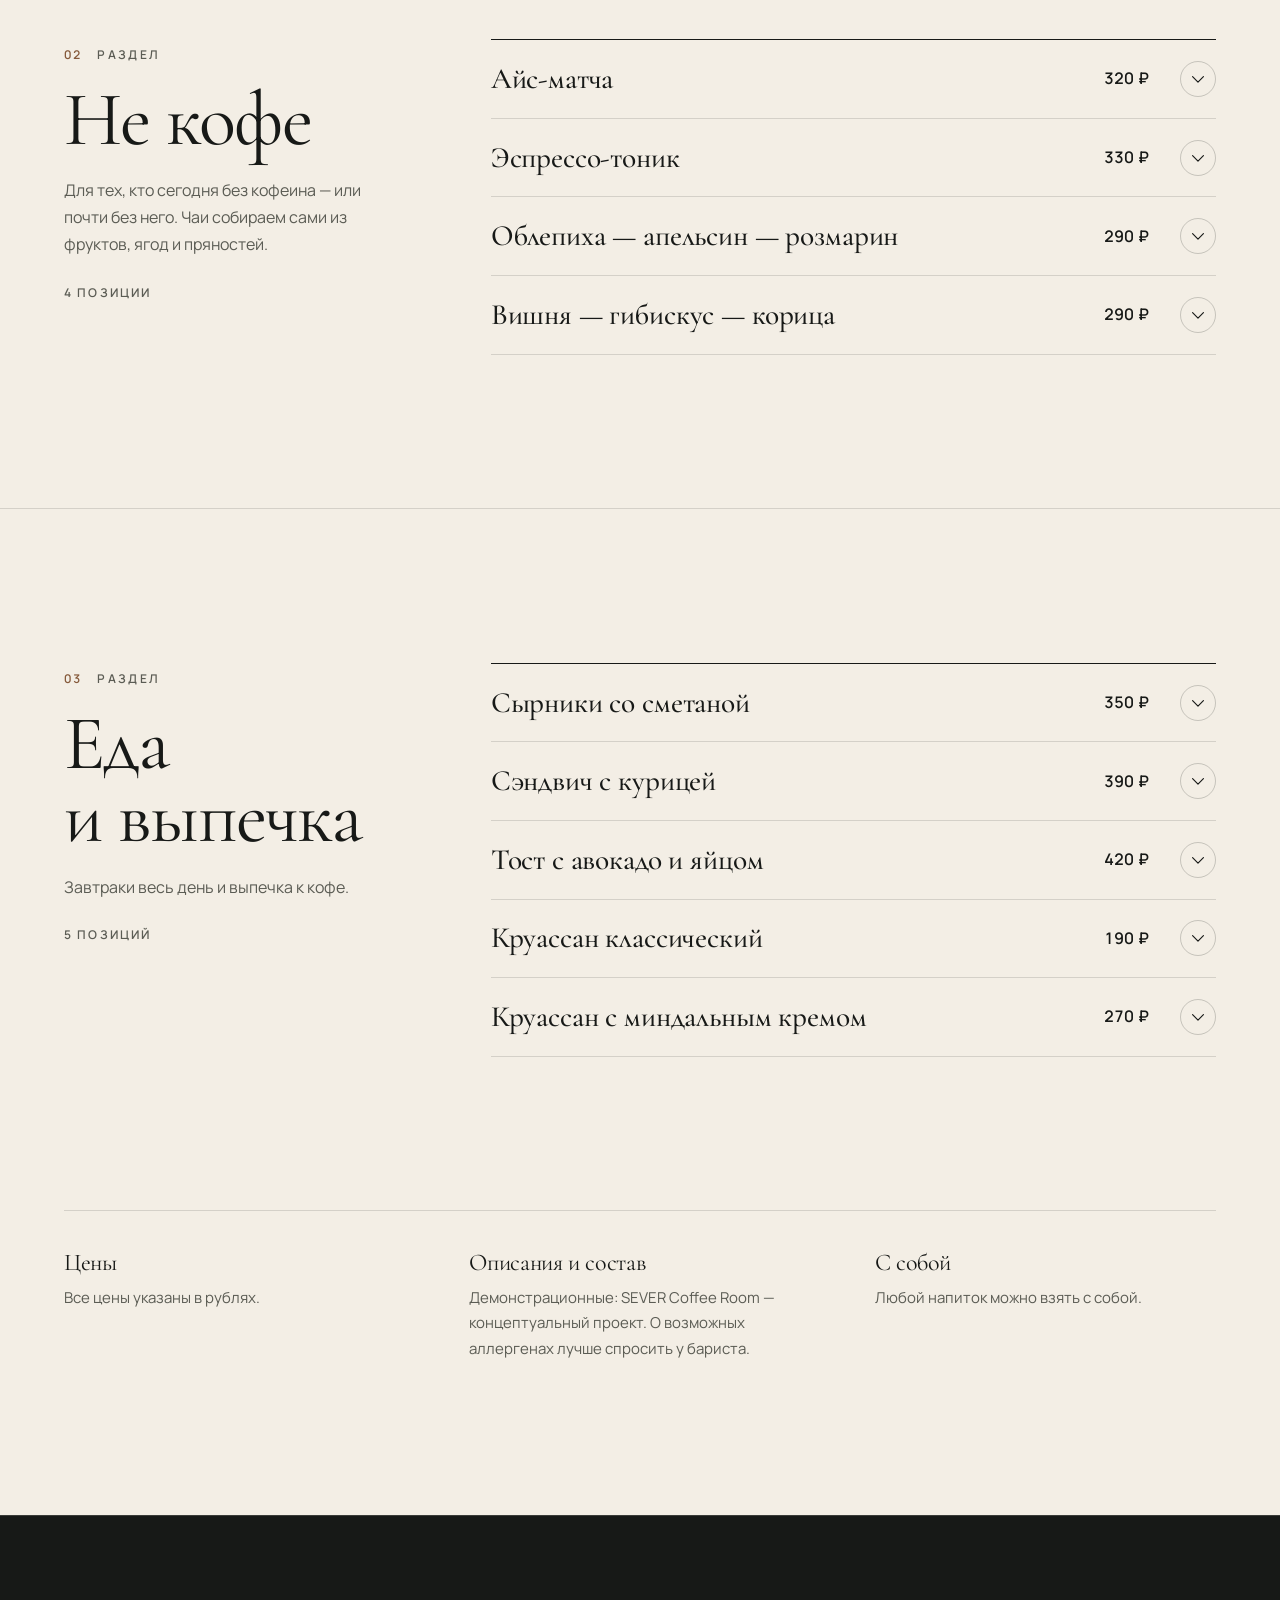
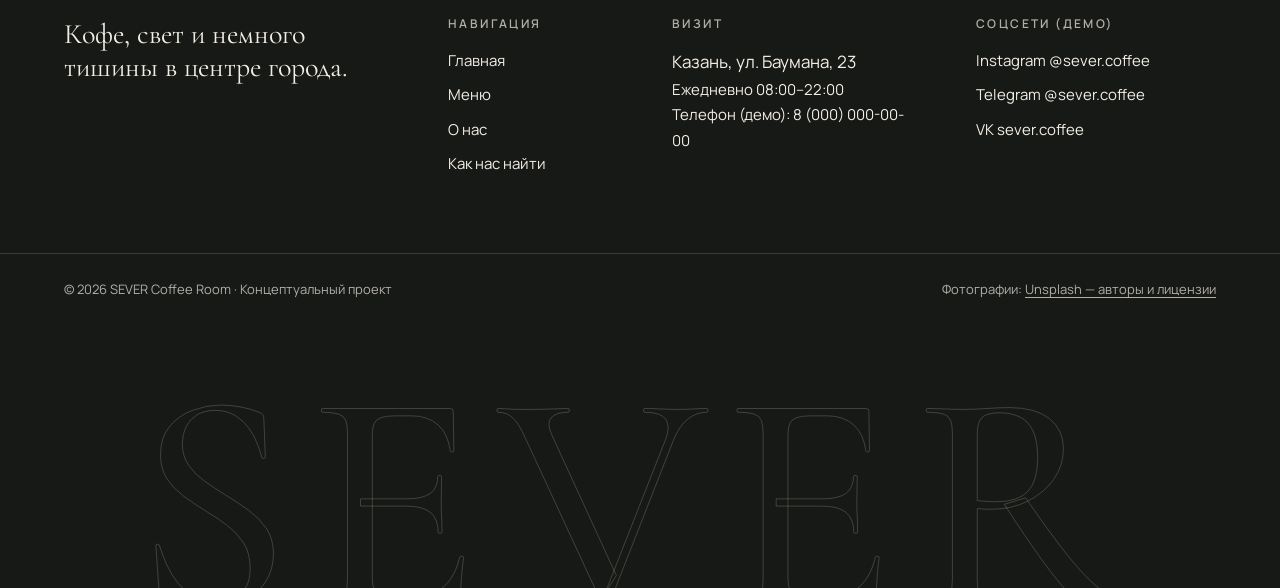
<file: menu.html>
<!doctype html>
<html lang="ru">
<head>
  <meta charset="utf-8">
  <meta name="viewport" content="width=device-width, initial-scale=1, viewport-fit=cover">
  <title>Меню — SEVER Coffee Room</title>
  <meta name="description" content="Меню SEVER Coffee Room: эспрессо-напитки, авторские чаи, матча, завтраки и выпечка. Описание, состав и объём каждой позиции. Цены в рублях.">
  <meta name="theme-color" content="#171917">
  <link rel="icon" type="image/svg+xml" href="favicon.svg">

  <meta property="og:type" content="website">
  <meta property="og:site_name" content="SEVER Coffee Room">
  <meta property="og:locale" content="ru_RU">
  <meta property="og:title" content="Меню — SEVER Coffee Room">
  <meta property="og:description" content="Кофе, не кофе, завтраки и выпечка. Короткое меню без случайных позиций.">
  <meta property="og:image" content="images/menu/cappuccino-1000.webp">
  <meta property="og:image:width" content="1000">
  <meta property="og:image:height" content="1250">
  <meta property="og:image:alt" content="Капучино в керамической чашке">
  <meta name="twitter:card" content="summary_large_image">

  <link rel="preconnect" href="https://fonts.googleapis.com">
  <link rel="preconnect" href="https://fonts.gstatic.com" crossorigin>
  <link rel="stylesheet" href="https://fonts.googleapis.com/css2?family=Cormorant+Garamond:ital,wght@0,400;0,500;0,600;1,400;1,500&amp;family=Manrope:wght@400;500;600&amp;display=swap">
  <script>document.documentElement.classList.add('js');</script>
  <link rel="stylesheet" href="styles.css">
  <script src="script.js" defer></script>
</head>
<body>
  <a class="skip-link" href="#main">Перейти к содержимому</a>

  <header class="site-header">
    <div class="container header-inner">
      <a class="brand" href="index.html" aria-label="SEVER Coffee Room — на главную">
        <span class="brand__name">SEVER</span><span class="brand__note">Coffee Room</span>
      </a>
      <button class="nav-toggle" type="button" aria-expanded="false" aria-controls="primary-nav" aria-label="Открыть меню">
        <span class="nav-toggle__label" aria-hidden="true">Меню</span><span class="nav-toggle__icon" aria-hidden="true"></span>
      </button>
      <nav class="site-nav" id="primary-nav" aria-label="Основная навигация">
        <ul class="site-nav__list">
          <li><a class="site-nav__link" href="index.html">Главная</a></li>
          <li><a class="site-nav__link" href="menu.html" aria-current="page">Меню</a></li>
          <li><a class="site-nav__link" href="about.html">О нас</a></li>
        </ul>
        <a class="btn btn--ghost site-nav__cta" href="about.html#visit">Как нас найти</a>
        <p class="site-nav__extra">Казань, ул. Баумана, 23<br>Ежедневно 08:00–22:00</p>
      </nav>
    </div>
  </header>

  <main id="main">
    <section class="page-hero" aria-labelledby="menu-title">
      <div class="container page-hero__grid">
        <div>
          <p class="label label--rule" data-intro style="--i:0">Меню</p>
          <h1 id="menu-title" class="display display-xl page-hero__title" data-intro style="--i:1">Чашка&nbsp;— <em>и&nbsp;что&#8209;нибудь к&nbsp;ней</em></h1>
        </div>
        <div class="page-hero__aside" data-intro style="--i:2">
          <p class="lead">Короткое меню без случайных позиций: эспрессо-напитки, авторские чаи, завтраки и выпечка.</p>
          <p class="menu-hint">
            <span class="menu-hint__icon" aria-hidden="true"><svg viewBox="0 0 24 24" width="16" height="16" focusable="false"><path d="M5.5 9.25 12 15.75l6.5-6.5" fill="none" stroke="currentColor" stroke-width="1.5" stroke-linecap="round" stroke-linejoin="round"/></svg></span>
            Нажмите на позицию, чтобы увидеть фото, описание и состав.
          </p>
        </div>
      </div>
    </section>

    <nav class="menu-nav" aria-label="Разделы меню">
      <div class="container">
        <ul class="menu-nav__list">
          <li><a class="menu-nav__link" href="#coffee"><span>01</span>Кофе</a></li>
          <li><a class="menu-nav__link" href="#not-coffee"><span>02</span>Не кофе</a></li>
          <li><a class="menu-nav__link" href="#food"><span>03</span>Еда и выпечка</a></li>
        </ul>
      </div>
    </nav>
    <section class="section section--cream menu-section" id="coffee" aria-labelledby="coffee-title">
      <div class="container menu-cat">
        <header class="menu-cat__head" data-reveal>
          <p class="label"><span class="label__num">01</span> Раздел</p>
          <h2 id="coffee-title" class="display display-l">Кофе</h2>
          <p class="menu-cat__lead">Классические эспрессо-напитки. Молоко взбиваем отдельно для каждой чашки.</p>
          <p class="menu-cat__count">6 позиций</p>
        </header>
        <ul class="menu-list" role="list" data-accordion>
          <li class="item">
            <h3 class="item__heading">
              <button class="item__trigger" type="button" id="t-espresso" aria-expanded="false" aria-controls="p-espresso">
                <span class="item__name">Эспрессо</span>
                <span class="item__price">150&nbsp;₽</span>
                <span class="item__chevron"><svg viewBox="0 0 24 24" width="20" height="20" aria-hidden="true" focusable="false"><path d="M5.5 9.25 12 15.75l6.5-6.5" fill="none" stroke="currentColor" stroke-width="1.4" stroke-linecap="round" stroke-linejoin="round"/></svg></span>
              </button>
            </h3>
            <div class="item__panel" id="p-espresso" role="region" aria-labelledby="t-espresso">
              <div class="item__inner">
                <div class="item__body">
                  <figure class="item__media">
                    <img src="[data-uri]" data-src="images/menu/espresso-600.webp" data-srcset="images/menu/espresso-600.webp 600w, images/menu/espresso-1000.webp 1000w" sizes="(max-width: 767px) 92vw, (max-width: 1279px) 34vw, 400px" width="600" height="750" alt="Маленькая керамическая чашка в полосе солнечного света на деревянном столе" decoding="async">
                  </figure>
                  <div class="item__info">
                    <p class="item__desc">Короткий и плотный: карамельная сладость, мягкая кислотность и долгое шоколадное послевкусие.</p>
                    <dl class="item__facts">
                      <div><dt>Объём</dt><dd>30 мл</dd></div>
                      <div><dt>Подача</dt><dd>В прогретой чашке, со стаканом воды</dd></div>
                    </dl>
                    <div class="item__composition">
                      <h4>Состав</h4>
                      <p>Эспрессо из зерна светлой обжарки, фильтрованная вода.</p>
                    </div>
                  </div>
                </div>
              </div>
            </div>
          </li>
          <li class="item">
            <h3 class="item__heading">
              <button class="item__trigger" type="button" id="t-americano" aria-expanded="false" aria-controls="p-americano">
                <span class="item__name">Американо</span>
                <span class="item__price">190&nbsp;₽</span>
                <span class="item__chevron"><svg viewBox="0 0 24 24" width="20" height="20" aria-hidden="true" focusable="false"><path d="M5.5 9.25 12 15.75l6.5-6.5" fill="none" stroke="currentColor" stroke-width="1.4" stroke-linecap="round" stroke-linejoin="round"/></svg></span>
              </button>
            </h3>
            <div class="item__panel" id="p-americano" role="region" aria-labelledby="t-americano">
              <div class="item__inner">
                <div class="item__body">
                  <figure class="item__media">
                    <img src="[data-uri]" data-src="images/menu/americano-600.webp" data-srcset="images/menu/americano-600.webp 600w, images/menu/americano-1000.webp 1000w" sizes="(max-width: 767px) 92vw, (max-width: 1279px) 34vw, 400px" width="600" height="750" alt="Керамическая кружка с кофе на мраморной столешнице" decoding="async">
                  </figure>
                  <div class="item__info">
                    <p class="item__desc">Эспрессо, раскрытый горячей водой: чистый, лёгкий, с ореховыми нотами — для долгого разговора.</p>
                    <dl class="item__facts">
                      <div><dt>Объём</dt><dd>200 мл</dd></div>
                    </dl>
                    <div class="item__composition">
                      <h4>Состав</h4>
                      <p>Эспрессо, горячая фильтрованная вода.</p>
                    </div>
                  </div>
                </div>
              </div>
            </div>
          </li>
          <li class="item">
            <h3 class="item__heading">
              <button class="item__trigger" type="button" id="t-cappuccino" aria-expanded="false" aria-controls="p-cappuccino">
                <span class="item__name">Капучино</span>
                <span class="item__price">230&nbsp;₽</span>
                <span class="item__chevron"><svg viewBox="0 0 24 24" width="20" height="20" aria-hidden="true" focusable="false"><path d="M5.5 9.25 12 15.75l6.5-6.5" fill="none" stroke="currentColor" stroke-width="1.4" stroke-linecap="round" stroke-linejoin="round"/></svg></span>
              </button>
            </h3>
            <div class="item__panel" id="p-cappuccino" role="region" aria-labelledby="t-cappuccino">
              <div class="item__inner">
                <div class="item__body">
                  <figure class="item__media">
                    <img src="[data-uri]" data-src="images/menu/cappuccino-600.webp" data-srcset="images/menu/cappuccino-600.webp 600w, images/menu/cappuccino-1000.webp 1000w" sizes="(max-width: 767px) 92vw, (max-width: 1279px) 34vw, 400px" width="600" height="750" alt="Капучино с латте-артом в серой керамической чашке на пробковой подставке" decoding="async">
                  </figure>
                  <div class="item__info">
                    <p class="item__desc">Классика в правильной пропорции: эспрессо и шелковистая микропена — тёплая и плотная, как бархат.</p>
                    <dl class="item__facts">
                      <div><dt>Объём</dt><dd>200 мл</dd></div>
                    </dl>
                    <div class="item__composition">
                      <h4>Состав</h4>
                      <p>Эспрессо, молоко 3,2&nbsp;%.</p>
                    </div>
                  </div>
                </div>
              </div>
            </div>
          </li>
          <li class="item">
            <h3 class="item__heading">
              <button class="item__trigger" type="button" id="t-flatwhite" aria-expanded="false" aria-controls="p-flatwhite">
                <span class="item__name">Флэт уайт</span>
                <span class="item__price">260&nbsp;₽</span>
                <span class="item__chevron"><svg viewBox="0 0 24 24" width="20" height="20" aria-hidden="true" focusable="false"><path d="M5.5 9.25 12 15.75l6.5-6.5" fill="none" stroke="currentColor" stroke-width="1.4" stroke-linecap="round" stroke-linejoin="round"/></svg></span>
              </button>
            </h3>
            <div class="item__panel" id="p-flatwhite" role="region" aria-labelledby="t-flatwhite">
              <div class="item__inner">
                <div class="item__body">
                  <figure class="item__media">
                    <img src="[data-uri]" data-src="images/menu/flatwhite-600.webp" data-srcset="images/menu/flatwhite-600.webp 600w, images/menu/flatwhite-1000.webp 1000w" sizes="(max-width: 767px) 92vw, (max-width: 1279px) 34vw, 400px" width="600" height="750" alt="Белая чашка флэт уайта на блюдце на деревянном столе" decoding="async">
                  </figure>
                  <div class="item__info">
                    <p class="item__desc">Больше кофе, меньше молока. Двойной ристретто под тонким слоем пены — насыщенно и ясно.</p>
                    <dl class="item__facts">
                      <div><dt>Объём</dt><dd>200 мл</dd></div>
                    </dl>
                    <div class="item__composition">
                      <h4>Состав</h4>
                      <p>Двойной ристретто, молоко 3,2&nbsp;%.</p>
                    </div>
                  </div>
                </div>
              </div>
            </div>
          </li>
          <li class="item">
            <h3 class="item__heading">
              <button class="item__trigger" type="button" id="t-latte" aria-expanded="false" aria-controls="p-latte">
                <span class="item__name">Латте</span>
                <span class="item__price">280&nbsp;₽</span>
                <span class="item__chevron"><svg viewBox="0 0 24 24" width="20" height="20" aria-hidden="true" focusable="false"><path d="M5.5 9.25 12 15.75l6.5-6.5" fill="none" stroke="currentColor" stroke-width="1.4" stroke-linecap="round" stroke-linejoin="round"/></svg></span>
              </button>
            </h3>
            <div class="item__panel" id="p-latte" role="region" aria-labelledby="t-latte">
              <div class="item__inner">
                <div class="item__body">
                  <figure class="item__media">
                    <img src="[data-uri]" data-src="images/menu/latte-600.webp" data-srcset="images/menu/latte-600.webp 600w, images/menu/latte-1000.webp 1000w" sizes="(max-width: 767px) 92vw, (max-width: 1279px) 34vw, 400px" width="600" height="750" alt="Латте с рисунком на пене в прозрачном стакане на деревянном столе" decoding="async">
                  </figure>
                  <div class="item__info">
                    <p class="item__desc">Мягкий и молочный, с едва заметной кофейной горчинкой. Особенно хорош с выпечкой.</p>
                    <dl class="item__facts">
                      <div><dt>Объём</dt><dd>300 мл</dd></div>
                    </dl>
                    <div class="item__composition">
                      <h4>Состав</h4>
                      <p>Эспрессо, молоко 3,2&nbsp;%.</p>
                    </div>
                  </div>
                </div>
              </div>
            </div>
          </li>
          <li class="item">
            <h3 class="item__heading">
              <button class="item__trigger" type="button" id="t-raf" aria-expanded="false" aria-controls="p-raf">
                <span class="item__name">Раф</span>
                <span class="item__price">320&nbsp;₽</span>
                <span class="item__chevron"><svg viewBox="0 0 24 24" width="20" height="20" aria-hidden="true" focusable="false"><path d="M5.5 9.25 12 15.75l6.5-6.5" fill="none" stroke="currentColor" stroke-width="1.4" stroke-linecap="round" stroke-linejoin="round"/></svg></span>
              </button>
            </h3>
            <div class="item__panel" id="p-raf" role="region" aria-labelledby="t-raf">
              <div class="item__inner">
                <div class="item__body">
                  <figure class="item__media">
                    <img src="[data-uri]" data-src="images/menu/raf-600.webp" data-srcset="images/menu/raf-600.webp 600w, images/menu/raf-1000.webp 1000w" sizes="(max-width: 767px) 92vw, (max-width: 1279px) 34vw, 400px" width="600" height="750" alt="Сливочный кофейный напиток в рифлёном стакане на деревянном подносе" decoding="async">
                  </figure>
                  <div class="item__info">
                    <p class="item__desc">Эспрессо, взбитый вместе со сливками и ванильным сахаром, — нежная, почти десертная текстура.</p>
                    <dl class="item__facts">
                      <div><dt>Объём</dt><dd>300 мл</dd></div>
                    </dl>
                    <div class="item__composition">
                      <h4>Состав</h4>
                      <p>Эспрессо, сливки 10&nbsp;%, ванильный сахар.</p>
                    </div>
                  </div>
                </div>
              </div>
            </div>
          </li>
        </ul>
      </div>
    </section>

    <section class="section section--cream menu-section" id="not-coffee" aria-labelledby="not-coffee-title">
      <div class="container menu-cat">
        <header class="menu-cat__head" data-reveal>
          <p class="label"><span class="label__num">02</span> Раздел</p>
          <h2 id="not-coffee-title" class="display display-l">Не&nbsp;кофе</h2>
          <p class="menu-cat__lead">Для тех, кто сегодня без кофеина — или почти без него. Чаи собираем сами из фруктов, ягод и пряностей.</p>
          <p class="menu-cat__count">4 позиции</p>
        </header>
        <ul class="menu-list" role="list" data-accordion>
          <li class="item">
            <h3 class="item__heading">
              <button class="item__trigger" type="button" id="t-matcha" aria-expanded="false" aria-controls="p-matcha">
                <span class="item__name">Айс-матча</span>
                <span class="item__price">320&nbsp;₽</span>
                <span class="item__chevron"><svg viewBox="0 0 24 24" width="20" height="20" aria-hidden="true" focusable="false"><path d="M5.5 9.25 12 15.75l6.5-6.5" fill="none" stroke="currentColor" stroke-width="1.4" stroke-linecap="round" stroke-linejoin="round"/></svg></span>
              </button>
            </h3>
            <div class="item__panel" id="p-matcha" role="region" aria-labelledby="t-matcha">
              <div class="item__inner">
                <div class="item__body">
                  <figure class="item__media">
                    <img src="[data-uri]" data-src="images/menu/matcha-600.webp" data-srcset="images/menu/matcha-600.webp 600w, images/menu/matcha-1000.webp 1000w" sizes="(max-width: 767px) 92vw, (max-width: 1279px) 34vw, 400px" width="600" height="750" alt="Стакан холодной матчи с молоком и льдом в мягком свете" decoding="async">
                  </figure>
                  <div class="item__info">
                    <p class="item__desc">Матча, взбитая вручную, на холодном молоке со льдом. Травянистая, сливочная, освежающая.</p>
                    <dl class="item__facts">
                      <div><dt>Объём</dt><dd>300 мл</dd></div>
                    </dl>
                    <div class="item__composition">
                      <h4>Состав</h4>
                      <p>Матча, молоко 3,2&nbsp;%, лёд.</p>
                    </div>
                  </div>
                </div>
              </div>
            </div>
          </li>
          <li class="item">
            <h3 class="item__heading">
              <button class="item__trigger" type="button" id="t-tonic" aria-expanded="false" aria-controls="p-tonic">
                <span class="item__name">Эспрессо-тоник</span>
                <span class="item__price">330&nbsp;₽</span>
                <span class="item__chevron"><svg viewBox="0 0 24 24" width="20" height="20" aria-hidden="true" focusable="false"><path d="M5.5 9.25 12 15.75l6.5-6.5" fill="none" stroke="currentColor" stroke-width="1.4" stroke-linecap="round" stroke-linejoin="round"/></svg></span>
              </button>
            </h3>
            <div class="item__panel" id="p-tonic" role="region" aria-labelledby="t-tonic">
              <div class="item__inner">
                <div class="item__body">
                  <figure class="item__media">
                    <img src="[data-uri]" data-src="images/menu/tonic-600.webp" data-srcset="images/menu/tonic-600.webp 600w, images/menu/tonic-1000.webp 1000w" sizes="(max-width: 767px) 92vw, (max-width: 1279px) 34vw, 400px" width="600" height="750" alt="Слоистый эспрессо-тоник в стакане на тёмном камне в солнечном свете" decoding="async">
                  </figure>
                  <div class="item__info">
                    <p class="item__desc">Горьковатый тоник, много льда и эспрессо сверху. Бодрящий напиток для тёплого дня.</p>
                    <dl class="item__facts">
                      <div><dt>Объём</dt><dd>300 мл</dd></div>
                    </dl>
                    <div class="item__composition">
                      <h4>Состав</h4>
                      <p>Тоник, лёд, эспрессо.</p>
                    </div>
                  </div>
                </div>
              </div>
            </div>
          </li>
          <li class="item">
            <h3 class="item__heading">
              <button class="item__trigger" type="button" id="t-seabuckthorn" aria-expanded="false" aria-controls="p-seabuckthorn">
                <span class="item__name">Облепиха — апельсин — розмарин</span>
                <span class="item__price">290&nbsp;₽</span>
                <span class="item__chevron"><svg viewBox="0 0 24 24" width="20" height="20" aria-hidden="true" focusable="false"><path d="M5.5 9.25 12 15.75l6.5-6.5" fill="none" stroke="currentColor" stroke-width="1.4" stroke-linecap="round" stroke-linejoin="round"/></svg></span>
              </button>
            </h3>
            <div class="item__panel" id="p-seabuckthorn" role="region" aria-labelledby="t-seabuckthorn">
              <div class="item__inner">
                <div class="item__body">
                  <figure class="item__media">
                    <img src="[data-uri]" data-src="images/menu/seabuckthorn-600.webp" data-srcset="images/menu/seabuckthorn-600.webp 600w, images/menu/seabuckthorn-1000.webp 1000w" sizes="(max-width: 767px) 92vw, (max-width: 1279px) 34vw, 400px" width="600" height="750" alt="Высокий стакан облепихового чая, рядом ягоды облепихи" decoding="async">
                  </figure>
                  <div class="item__info">
                    <p class="item__desc">Яркая облепиха, сочный апельсин и смолистая нота розмарина. Согревает и бодрит.</p>
                    <dl class="item__facts">
                      <div><dt>Объём</dt><dd>400 мл</dd></div>
                      <div><dt>Тип</dt><dd>Авторский чай</dd></div>
                    </dl>
                    <div class="item__composition">
                      <h4>Состав</h4>
                      <p>Облепиха, апельсин, розмарин, мёд, горячая вода.</p>
                    </div>
                  </div>
                </div>
              </div>
            </div>
          </li>
          <li class="item">
            <h3 class="item__heading">
              <button class="item__trigger" type="button" id="t-hibiscus" aria-expanded="false" aria-controls="p-hibiscus">
                <span class="item__name">Вишня — гибискус — корица</span>
                <span class="item__price">290&nbsp;₽</span>
                <span class="item__chevron"><svg viewBox="0 0 24 24" width="20" height="20" aria-hidden="true" focusable="false"><path d="M5.5 9.25 12 15.75l6.5-6.5" fill="none" stroke="currentColor" stroke-width="1.4" stroke-linecap="round" stroke-linejoin="round"/></svg></span>
              </button>
            </h3>
            <div class="item__panel" id="p-hibiscus" role="region" aria-labelledby="t-hibiscus">
              <div class="item__inner">
                <div class="item__body">
                  <figure class="item__media">
                    <img src="[data-uri]" data-src="images/menu/hibiscus-600.webp" data-srcset="images/menu/hibiscus-600.webp 600w, images/menu/hibiscus-1000.webp 1000w" sizes="(max-width: 767px) 92vw, (max-width: 1279px) 34vw, 400px" width="600" height="750" alt="Стеклянная кружка рубинового чая с палочками корицы" decoding="async">
                  </figure>
                  <div class="item__info">
                    <p class="item__desc">Терпкий гибискус, спелая вишня и тёплая корица — глубокий рубиновый вкус.</p>
                    <dl class="item__facts">
                      <div><dt>Объём</dt><dd>400 мл</dd></div>
                      <div><dt>Тип</dt><dd>Авторский чай</dd></div>
                    </dl>
                    <div class="item__composition">
                      <h4>Состав</h4>
                      <p>Гибискус, вишня, корица, сахарный сироп, горячая вода.</p>
                    </div>
                  </div>
                </div>
              </div>
            </div>
          </li>
        </ul>
      </div>
    </section>

    <section class="section section--cream menu-section" id="food" aria-labelledby="food-title">
      <div class="container menu-cat">
        <header class="menu-cat__head" data-reveal>
          <p class="label"><span class="label__num">03</span> Раздел</p>
          <h2 id="food-title" class="display display-l">Еда и&nbsp;выпечка</h2>
          <p class="menu-cat__lead">Завтраки весь день и выпечка к кофе.</p>
          <p class="menu-cat__count">5 позиций</p>
        </header>
        <ul class="menu-list" role="list" data-accordion>
          <li class="item">
            <h3 class="item__heading">
              <button class="item__trigger" type="button" id="t-syrniki" aria-expanded="false" aria-controls="p-syrniki">
                <span class="item__name">Сырники со сметаной</span>
                <span class="item__price">350&nbsp;₽</span>
                <span class="item__chevron"><svg viewBox="0 0 24 24" width="20" height="20" aria-hidden="true" focusable="false"><path d="M5.5 9.25 12 15.75l6.5-6.5" fill="none" stroke="currentColor" stroke-width="1.4" stroke-linecap="round" stroke-linejoin="round"/></svg></span>
              </button>
            </h3>
            <div class="item__panel" id="p-syrniki" role="region" aria-labelledby="t-syrniki">
              <div class="item__inner">
                <div class="item__body">
                  <figure class="item__media">
                    <img src="[data-uri]" data-src="images/menu/syrniki-600.webp" data-srcset="images/menu/syrniki-600.webp 600w, images/menu/syrniki-1000.webp 1000w" sizes="(max-width: 767px) 92vw, (max-width: 1279px) 34vw, 400px" width="600" height="750" alt="Сырники со сметаной и ягодами на керамической тарелке" decoding="async">
                  </figure>
                  <div class="item__info">
                    <p class="item__desc">Нежные творожные сырники с золотистой корочкой — как дома, только без хлопот.</p>
                    <dl class="item__facts">
                      <div><dt>Подача</dt><dd>Тёплыми, со сметаной и ягодами</dd></div>
                    </dl>
                    <div class="item__composition">
                      <h4>Состав</h4>
                      <p>Творог, яйцо, мука, сахар, сметана, сезонные ягоды.</p>
                    </div>
                  </div>
                </div>
              </div>
            </div>
          </li>
          <li class="item">
            <h3 class="item__heading">
              <button class="item__trigger" type="button" id="t-sandwich" aria-expanded="false" aria-controls="p-sandwich">
                <span class="item__name">Сэндвич с курицей</span>
                <span class="item__price">390&nbsp;₽</span>
                <span class="item__chevron"><svg viewBox="0 0 24 24" width="20" height="20" aria-hidden="true" focusable="false"><path d="M5.5 9.25 12 15.75l6.5-6.5" fill="none" stroke="currentColor" stroke-width="1.4" stroke-linecap="round" stroke-linejoin="round"/></svg></span>
              </button>
            </h3>
            <div class="item__panel" id="p-sandwich" role="region" aria-labelledby="t-sandwich">
              <div class="item__inner">
                <div class="item__body">
                  <figure class="item__media">
                    <img src="[data-uri]" data-src="images/menu/sandwich-600.webp" data-srcset="images/menu/sandwich-600.webp 600w, images/menu/sandwich-1000.webp 1000w" sizes="(max-width: 767px) 92vw, (max-width: 1279px) 34vw, 400px" width="600" height="750" alt="Сэндвич с курицей и зеленью на деревянной доске" decoding="async">
                  </figure>
                  <div class="item__info">
                    <p class="item__desc">Хрустящий хлеб, сочная курица и свежая зелень. Простой и сытный.</p>
                    <dl class="item__facts">
                      <div><dt>Подача</dt><dd>Тёплым</dd></div>
                    </dl>
                    <div class="item__composition">
                      <h4>Состав</h4>
                      <p>Хлеб на закваске, запечённое куриное филе, салат, соус.</p>
                    </div>
                  </div>
                </div>
              </div>
            </div>
          </li>
          <li class="item">
            <h3 class="item__heading">
              <button class="item__trigger" type="button" id="t-avotoast" aria-expanded="false" aria-controls="p-avotoast">
                <span class="item__name">Тост с авокадо и яйцом</span>
                <span class="item__price">420&nbsp;₽</span>
                <span class="item__chevron"><svg viewBox="0 0 24 24" width="20" height="20" aria-hidden="true" focusable="false"><path d="M5.5 9.25 12 15.75l6.5-6.5" fill="none" stroke="currentColor" stroke-width="1.4" stroke-linecap="round" stroke-linejoin="round"/></svg></span>
              </button>
            </h3>
            <div class="item__panel" id="p-avotoast" role="region" aria-labelledby="t-avotoast">
              <div class="item__inner">
                <div class="item__body">
                  <figure class="item__media">
                    <img src="[data-uri]" data-src="images/menu/avotoast-600.webp" data-srcset="images/menu/avotoast-600.webp 600w, images/menu/avotoast-1000.webp 1000w" sizes="(max-width: 767px) 92vw, (max-width: 1279px) 34vw, 400px" width="600" height="750" alt="Тост с авокадо и яйцом пашот на белой тарелке" decoding="async">
                  </figure>
                  <div class="item__info">
                    <p class="item__desc">Поджаренный хлеб, мягкое авокадо и яйцо пашот — завтрак, который хорош в любое время.</p>
                    <dl class="item__facts">
                      <div><dt>Подача</dt><dd>Сразу после приготовления</dd></div>
                    </dl>
                    <div class="item__composition">
                      <h4>Состав</h4>
                      <p>Хлеб на закваске, авокадо, яйцо, лимон, оливковое масло, соль, перец.</p>
                    </div>
                  </div>
                </div>
              </div>
            </div>
          </li>
          <li class="item">
            <h3 class="item__heading">
              <button class="item__trigger" type="button" id="t-croissant" aria-expanded="false" aria-controls="p-croissant">
                <span class="item__name">Круассан классический</span>
                <span class="item__price">190&nbsp;₽</span>
                <span class="item__chevron"><svg viewBox="0 0 24 24" width="20" height="20" aria-hidden="true" focusable="false"><path d="M5.5 9.25 12 15.75l6.5-6.5" fill="none" stroke="currentColor" stroke-width="1.4" stroke-linecap="round" stroke-linejoin="round"/></svg></span>
              </button>
            </h3>
            <div class="item__panel" id="p-croissant" role="region" aria-labelledby="t-croissant">
              <div class="item__inner">
                <div class="item__body">
                  <figure class="item__media">
                    <img src="[data-uri]" data-src="images/menu/croissant-600.webp" data-srcset="images/menu/croissant-600.webp 600w, images/menu/croissant-1000.webp 1000w" sizes="(max-width: 767px) 92vw, (max-width: 1279px) 34vw, 400px" width="600" height="750" alt="Классический круассан на пробковой подставке" decoding="async">
                  </figure>
                  <div class="item__info">
                    <p class="item__desc">Слоёный и хрустящий снаружи, воздушный внутри. Сливочное масло и терпение.</p>
                    <dl class="item__facts">
                      <div><dt>Подача</dt><dd>Слегка подогретым</dd></div>
                    </dl>
                    <div class="item__composition">
                      <h4>Состав</h4>
                      <p>Мука, сливочное масло, молоко, дрожжи, сахар, соль.</p>
                    </div>
                  </div>
                </div>
              </div>
            </div>
          </li>
          <li class="item">
            <h3 class="item__heading">
              <button class="item__trigger" type="button" id="t-almond" aria-expanded="false" aria-controls="p-almond">
                <span class="item__name">Круассан с миндальным кремом</span>
                <span class="item__price">270&nbsp;₽</span>
                <span class="item__chevron"><svg viewBox="0 0 24 24" width="20" height="20" aria-hidden="true" focusable="false"><path d="M5.5 9.25 12 15.75l6.5-6.5" fill="none" stroke="currentColor" stroke-width="1.4" stroke-linecap="round" stroke-linejoin="round"/></svg></span>
              </button>
            </h3>
            <div class="item__panel" id="p-almond" role="region" aria-labelledby="t-almond">
              <div class="item__inner">
                <div class="item__body">
                  <figure class="item__media">
                    <img src="[data-uri]" data-src="images/menu/almond-600.webp" data-srcset="images/menu/almond-600.webp 600w, images/menu/almond-1000.webp 1000w" sizes="(max-width: 767px) 92vw, (max-width: 1279px) 34vw, 400px" width="600" height="750" alt="Круассан с миндальными лепестками на крафтовой бумаге" decoding="async">
                  </figure>
                  <div class="item__info">
                    <p class="item__desc">Круассан с нежным миндальным кремом и хрустящими лепестками миндаля.</p>
                    <dl class="item__facts">
                      <div><dt>Подача</dt><dd>Слегка подогретым</dd></div>
                    </dl>
                    <div class="item__composition">
                      <h4>Состав</h4>
                      <p>Круассан, миндальный крем, лепестки миндаля, сахарная пудра.</p>
                    </div>
                  </div>
                </div>
              </div>
            </div>
          </li>
        </ul>
      </div>
    </section>

    <section class="section section--cream menu-notes-section" aria-label="Примечания к меню">
      <div class="container">
        <div class="menu-notes">
          <div data-reveal><h3>Цены</h3><p>Все цены указаны в рублях.</p></div>
          <div data-reveal style="--d:1"><h3>Описания и состав</h3><p>Демонстрационные: SEVER Coffee Room — концептуальный проект. О&nbsp;возможных аллергенах лучше спросить у&nbsp;бариста.</p></div>
          <div data-reveal style="--d:2"><h3>С собой</h3><p>Любой напиток можно взять с&nbsp;собой.</p></div>
        </div>
      </div>
    </section>
  </main>

  <footer class="site-footer">
    <div class="container">
      <div class="footer-grid">
        <div class="footer-brand">
          <p class="footer-tagline">Кофе, свет и немного тишины в центре города.</p>
        </div>
        <div class="footer-col">
          <h2>Навигация</h2>
          <ul>
            <li><a href="index.html">Главная</a></li>
            <li><a href="menu.html">Меню</a></li>
            <li><a href="about.html">О нас</a></li>
            <li><a href="about.html#visit">Как нас найти</a></li>
          </ul>
        </div>
        <div class="footer-col footer-col--visit">
          <h2>Визит</h2>
          <address>Казань, ул. Баумана, 23</address>
          <p>Ежедневно 08:00–22:00</p>
          <p>Телефон (демо): 8 (000) 000-00-00</p>
        </div>
        <div class="footer-col">
          <h2>Соцсети (демо)</h2>
          <ul>
            <li>Instagram @sever.coffee</li>
            <li>Telegram @sever.coffee</li>
            <li>VK sever.coffee</li>
          </ul>
        </div>
      </div>
    </div>
    <div class="container footer-bottom">
      <p>© 2026 SEVER Coffee Room · Концептуальный проект</p>
      <p>Фотографии: <a href="about.html#credits">Unsplash — авторы и лицензии</a></p>
    </div>
    <p class="footer-wordmark" aria-hidden="true">SEVER</p>
  </footer>
</body>
</html>
</file>
<file: styles.css>
/* ==========================================================================
   SEVER Coffee Room — design system
   Modern Luxury · Dark & Cream · Editorial
   ========================================================================== */

:root {
  /* Palette: charcoal + cream carry the site, the rest are accents. */
  --charcoal: #171917;
  --charcoal-2: #1e201d;
  --charcoal-3: #2a2c28;
  --cream: #f3eee5;
  --cream-2: #ebe4d8;
  --stone: #d9d0c1;
  --olive: #74785a;
  --copper: #a47754;
  --copper-light: #c39770; /* small copper text on charcoal (contrast ≥ 4.5) */
  --copper-dark: #85593a;  /* small copper text on cream (contrast ≥ 4.5) */
  --olive-deep: #555940;   /* olive text on cream (contrast ≥ 6) */

  --on-dark: var(--cream);
  --on-dark-muted: rgba(243, 238, 229, .7);
  --on-dark-line: rgba(243, 238, 229, .16);
  --on-light: var(--charcoal);
  --on-light-muted: #5b5c54;
  --on-light-line: rgba(23, 25, 23, .14);

  --font-display: "Cormorant Garamond", "Cormorant", Georgia, "Times New Roman", serif;
  --font-text: "Manrope", "Segoe UI", system-ui, -apple-system, sans-serif;

  --gutter: clamp(1.25rem, 5vw, 5.5rem);
  --max: 1440px;
  --header-h: 84px;
  --section-y: clamp(5.5rem, 12vw, 11rem);

  --ease-out: cubic-bezier(.22, .61, .36, 1);
  --ease-soft: cubic-bezier(.4, 0, .2, 1);
}

/* ---------- Base ---------- */
*, *::before, *::after { box-sizing: border-box; }
html {
  -webkit-text-size-adjust: 100%;
  text-size-adjust: 100%;
  scroll-behavior: smooth;
  scroll-padding-top: calc(var(--header-h) + 1rem);
}
body {
  margin: 0;
  min-height: 100vh;
  background: var(--charcoal);
  color: var(--on-dark);
  font-family: var(--font-text);
  font-size: 1.0625rem;
  line-height: 1.7;
  font-weight: 400;
  -webkit-font-smoothing: antialiased;
  -moz-osx-font-smoothing: grayscale;
  text-rendering: optimizeLegibility;
  overflow-x: hidden;
}
@supports (overflow: clip) { body { overflow-x: clip; } }
img, picture, svg { display: block; max-width: 100%; }
img { height: auto; }
a { color: inherit; }
button { font: inherit; color: inherit; }
h1, h2, h3, p, ul, ol, dl, dd, figure, blockquote { margin: 0; }
ul[role="list"], ol[role="list"] { list-style: none; padding: 0; }
address { font-style: normal; }
::selection { background: var(--copper); color: var(--cream); }

:focus-visible {
  outline: 2px solid var(--copper-light);
  outline-offset: 4px;
  border-radius: 2px;
}
.section--cream :focus-visible { outline-color: var(--copper-dark); }

.skip-link {
  position: fixed; left: 1rem; top: 1rem; z-index: 200;
  padding: .8rem 1.1rem;
  background: var(--cream); color: var(--charcoal);
  font-weight: 600; font-size: .875rem; text-decoration: none;
  transform: translateY(-160%);
  transition: transform .25s var(--ease-out);
}
.skip-link:focus { transform: none; }

.visually-hidden {
  position: absolute !important; width: 1px; height: 1px; padding: 0; margin: -1px;
  overflow: hidden; clip: rect(0 0 0 0); white-space: nowrap; border: 0;
}

/* ---------- Typography ---------- */
.display,
h1, h2, h3 {
  font-family: var(--font-display);
  font-weight: 400;
  line-height: 1;
  letter-spacing: -.015em;
  text-wrap: balance;
}
.display-xl { font-size: clamp(3.4rem, 8.6vw, 9.6rem); line-height: .9; letter-spacing: -.025em; }
.display-l  { font-size: clamp(2.7rem, 6vw, 6.4rem); line-height: .95; letter-spacing: -.02em; }
.display-m  { font-size: clamp(2.2rem, 4.2vw, 4.4rem); line-height: 1.02; }
.display-s  { font-size: clamp(1.7rem, 2.6vw, 2.6rem); line-height: 1.1; }
.display em, h1 em, h2 em, h3 em { font-style: italic; }
.accent { color: var(--copper-light); }
.section--cream .accent { color: var(--copper); }

.label {
  display: inline-flex; align-items: center; gap: .9rem;
  font-family: var(--font-text);
  font-size: .75rem; font-weight: 600; line-height: 1.4;
  letter-spacing: .2em; text-transform: uppercase;
  color: var(--on-dark-muted);
}
.label__num { color: var(--copper-light); font-variant-numeric: tabular-nums; }
.label--rule::before {
  content: ""; width: 2.25rem; height: 1px; background: currentColor; opacity: .55;
}
.section--cream .label { color: var(--on-light-muted); }
.section--cream .label__num { color: var(--copper-dark); }

.lead { font-size: clamp(1.1rem, 1.35vw, 1.3rem); line-height: 1.65; color: var(--on-dark-muted); }
.section--cream .lead { color: var(--on-light-muted); }
.muted { color: var(--on-dark-muted); }
.section--cream .muted { color: var(--on-light-muted); }
.prose p + p { margin-top: 1.1em; }

/* ---------- Layout ---------- */
.container { width: 100%; max-width: var(--max); margin-inline: auto; padding-inline: var(--gutter); }
.section { position: relative; padding-block: var(--section-y); }
.section--cream { background: var(--cream); color: var(--on-light); }
.section--stone { background: var(--cream-2); color: var(--on-light); }
.section--dark-2 { background: var(--charcoal-2); }
.section--cream + .section--cream { padding-top: 0; }

/* ---------- Buttons & links ---------- */
.btn {
  --btn-bg: var(--cream); --btn-fg: var(--charcoal);
  position: relative; isolation: isolate; overflow: hidden;
  display: inline-flex; align-items: center; justify-content: center; gap: 1rem;
  min-height: 3.5rem; padding: 1rem 1.6rem 1rem 1.75rem;
  background: var(--btn-bg); color: var(--btn-fg);
  border: 1px solid var(--btn-bg);
  font-size: .8125rem; font-weight: 600; letter-spacing: .14em; text-transform: uppercase;
  text-decoration: none; white-space: nowrap;
  transition: color .45s var(--ease-out), border-color .45s var(--ease-out);
}
.btn::before {
  content: ""; position: absolute; inset: 0; z-index: -1;
  background: var(--copper);
  transform: scaleY(0); transform-origin: bottom;
  transition: transform .5s var(--ease-out);
}
.btn:hover::before, .btn:focus-visible::before { transform: scaleY(1); }
.btn:hover, .btn:focus-visible { color: var(--cream); border-color: var(--copper); }
.btn__arrow { display: inline-block; transition: transform .45s var(--ease-out); }
.btn:hover .btn__arrow, .btn:focus-visible .btn__arrow { transform: translateX(4px); }
.btn--lg { min-height: 4rem; padding: 1.2rem 2rem 1.2rem 2.25rem; font-size: .875rem; gap: 1.25rem; }
.btn--ghost { --btn-bg: transparent; --btn-fg: var(--cream); border-color: rgba(243, 238, 229, .4); }
.btn--dark { --btn-bg: var(--charcoal); --btn-fg: var(--cream); }

.link {
  position: relative; display: inline-flex; align-items: center; gap: .6rem;
  min-height: 44px; /* comfortable tap target; the underline stays under the text */
  font-size: .8125rem; font-weight: 600; letter-spacing: .14em; text-transform: uppercase;
  text-decoration: none;
}
.link::after {
  content: ""; position: absolute; left: 0; right: 0; bottom: calc(50% - 1.05em); height: 1px;
  background: currentColor; opacity: .4;
  transform-origin: left; transition: opacity .3s, transform .5s var(--ease-out);
}
.link:hover::after, .link:focus-visible::after { opacity: 1; }
.link:hover .btn__arrow, .link:focus-visible .btn__arrow { transform: translateX(4px); }

/* ---------- Header ---------- */
.site-header {
  position: fixed; inset: 0 0 auto 0; z-index: 100;
  height: var(--header-h);
  color: var(--cream);
  transition: background-color .45s var(--ease-soft), border-color .45s var(--ease-soft), transform .5s var(--ease-out);
  border-bottom: 1px solid transparent;
}
.site-header.is-scrolled {
  background: rgba(23, 25, 23, .86);
  border-bottom-color: var(--on-dark-line);
  -webkit-backdrop-filter: blur(14px) saturate(1.1);
  backdrop-filter: blur(14px) saturate(1.1);
}
.site-header.is-hidden { transform: translateY(-100%); }
.header-inner {
  height: 100%; display: flex; align-items: center; justify-content: space-between; gap: 2rem;
}
.brand {
  position: relative; z-index: 2;
  display: inline-flex; flex-direction: column; gap: .3rem; line-height: 1;
  text-decoration: none;
}
.brand__name { font-family: var(--font-display); font-weight: 500; font-size: 1.75rem; letter-spacing: .32em; margin-right: -.32em; }
.brand__note { font-size: .6875rem; font-weight: 600; letter-spacing: .34em; text-transform: uppercase; color: var(--on-dark-muted); }

.site-nav { display: flex; align-items: center; gap: clamp(1.5rem, 3vw, 3rem); }
.site-nav__list { display: flex; align-items: center; gap: clamp(1.5rem, 3vw, 2.75rem); list-style: none; margin: 0; padding: 0; }
.site-nav__link {
  position: relative; display: inline-block; padding-block: .5rem;
  font-size: .8125rem; font-weight: 500; letter-spacing: .14em; text-transform: uppercase;
  text-decoration: none; color: var(--on-dark-muted);
  transition: color .3s;
}
.site-nav__link::after {
  content: ""; position: absolute; left: 0; right: 0; bottom: .15rem; height: 1px;
  background: var(--copper-light); transform: scaleX(0); transform-origin: right;
  transition: transform .5s var(--ease-out);
}
.site-nav__link:hover, .site-nav__link[aria-current="page"] { color: var(--cream); }
.site-nav__link:hover::after, .site-nav__link[aria-current="page"]::after { transform: scaleX(1); transform-origin: left; }
.site-nav__cta { min-height: 2.9rem; padding: .7rem 1.2rem; font-size: .75rem; }
.site-nav__extra { display: none; }

.nav-toggle {
  position: relative; z-index: 2;
  display: none; align-items: center; gap: .8rem;
  min-height: 44px; padding: .5rem 0 .5rem .75rem;
  background: none; border: 0; cursor: pointer;
  font-size: .75rem; font-weight: 600; letter-spacing: .18em; text-transform: uppercase;
}
.nav-toggle__icon { position: relative; width: 26px; height: 10px; }
.nav-toggle__icon::before, .nav-toggle__icon::after {
  content: ""; position: absolute; left: 0; right: 0; height: 1.5px; background: currentColor;
  transition: transform .5s var(--ease-out), top .5s var(--ease-out);
}
.nav-toggle__icon::before { top: 0; }
.nav-toggle__icon::after { top: 8.5px; }
.nav-toggle[aria-expanded="true"] .nav-toggle__icon::before { top: 4.25px; transform: rotate(45deg); }
.nav-toggle[aria-expanded="true"] .nav-toggle__icon::after { top: 4.25px; transform: rotate(-45deg); }

/* ---------- Hero (home) ---------- */
.hero {
  position: relative; isolation: isolate; overflow: hidden;
  min-height: max(640px, 100vh);
  min-height: max(640px, 100svh);
  display: flex; align-items: center;
  background: var(--charcoal);
}
.hero__layer { position: absolute; inset: 0; z-index: -3; }
.hero__layer picture { width: 100%; height: 100%; }
.hero__layer img { width: 100%; height: 100%; object-fit: cover; object-position: 62% 50%; }
.hero__layer--sharp img { animation: hero-settle 2.6s var(--ease-out) both; }
/* The blurred copy of the photo is masked so the blur fades out towards the right. */
.hero__layer--blur {
  z-index: -2;
  -webkit-mask-image: linear-gradient(90deg, #000 0%, #000 30%, rgba(0, 0, 0, .7) 42%, rgba(0, 0, 0, .25) 54%, transparent 66%);
  mask-image: linear-gradient(90deg, #000 0%, #000 30%, rgba(0, 0, 0, .7) 42%, rgba(0, 0, 0, .25) 54%, transparent 66%);
}
.hero__layer--blur img { filter: blur(22px) saturate(.85) brightness(.9); animation: hero-settle 2.6s var(--ease-out) both; }
.hero__shade {
  position: absolute; inset: 0; z-index: -1; pointer-events: none;
  background:
    linear-gradient(90deg, rgba(23, 25, 23, .86) 0%, rgba(23, 25, 23, .62) 32%, rgba(23, 25, 23, .18) 58%, rgba(23, 25, 23, 0) 72%),
    linear-gradient(0deg, rgba(23, 25, 23, .75) 0%, rgba(23, 25, 23, 0) 26%),
    linear-gradient(180deg, rgba(23, 25, 23, .55) 0%, rgba(23, 25, 23, 0) 18%);
}
.hero__content {
  width: 100%;
  padding-top: calc(var(--header-h) + 3rem);
  padding-bottom: 7rem;
}
.hero__copy { max-width: 56rem; }
.hero__title { margin: 1.6rem 0 1.8rem; }
.hero__title em { display: block; color: var(--stone); }
.hero__lead { max-width: 30rem; font-size: clamp(1.05rem, 1.25vw, 1.2rem); color: rgba(243, 238, 229, .82); }
.hero__actions { display: flex; flex-wrap: wrap; align-items: center; gap: 1.25rem 2rem; margin-top: 2.6rem; }
.hero__footer {
  position: absolute; left: 0; right: 0; bottom: 0;
  padding-bottom: 2rem;
}
.hero__footer .container {
  display: flex; align-items: flex-end; justify-content: space-between; gap: 2rem;
  font-size: .75rem; font-weight: 500; letter-spacing: .16em; text-transform: uppercase;
  color: rgba(243, 238, 229, .78);
}
.hero__meta { display: flex; flex-wrap: wrap; gap: .5rem 2.5rem; }
.hero__scroll { display: inline-flex; align-items: center; gap: .9rem; text-decoration: none; }
.hero__scroll-line { position: relative; width: 1px; height: 3rem; overflow: hidden; background: rgba(243, 238, 229, .2); }
.hero__scroll-line::after {
  content: ""; position: absolute; left: 0; top: 0; width: 1px; height: 45%;
  background: var(--cream); animation: scroll-hint 2.4s var(--ease-soft) infinite;
}
@keyframes hero-settle { from { transform: scale(1.06); } to { transform: none; } }
@keyframes scroll-hint { 0% { transform: translateY(-100%); } 60%, 100% { transform: translateY(230%); } }

[data-intro] { animation: intro-rise 1.2s var(--ease-out) both; animation-delay: calc(var(--i, 0) * 120ms + 250ms); }
@keyframes intro-rise { from { opacity: 0; transform: translateY(24px); } to { opacity: 1; transform: none; } }

/* ---------- Philosophy (cream, typographic) ---------- */
.philosophy__grid {
  display: grid; grid-template-columns: minmax(0, 3fr) minmax(0, 9fr); gap: 2.5rem var(--gutter); align-items: start;
}
.philosophy__grid > .label { padding-top: 1.1rem; }
.philosophy__statement { max-width: 18ch; }
.philosophy__statement em { color: var(--copper); }
.philosophy__body { display: grid; grid-template-columns: minmax(0, 1fr) minmax(0, 1fr); gap: 2rem var(--gutter); margin-top: clamp(3rem, 6vw, 5.5rem); }
.philosophy__text { max-width: 34rem; }
/* Principles: an editorial index on the same 3 / 9 grid as the statement above,
   not a row of feature cards. */
.principles { list-style: none; margin: clamp(5rem, 10vw, 9rem) 0 0; padding: 0; border-top: 1px solid var(--charcoal); }
.principle {
  position: relative;
  display: grid; grid-template-columns: minmax(0, 3fr) minmax(0, 5fr) minmax(0, 4fr);
  gap: 1rem var(--gutter); align-items: baseline;
  padding: clamp(2rem, 3.4vw, 3rem) 0;
  border-bottom: 1px solid var(--on-light-line);
}
.principle::before {
  content: ""; position: absolute; left: 0; right: 0; top: -1px; height: 1px; background: var(--copper);
  transform: scaleX(0); transform-origin: left; transition: transform .9s var(--ease-out);
}
.principle__num {
  font-family: var(--font-display); font-style: italic; font-size: clamp(1.35rem, 1.6vw, 1.6rem);
  font-variant-numeric: lining-nums; color: var(--copper-dark);
  transition: color .4s;
}
.principle__title {
  font-size: clamp(2.6rem, 5.4vw, 5.4rem); line-height: .95; letter-spacing: -.02em;
  transition: transform .7s var(--ease-out);
}
.principle__text { max-width: 25rem; font-size: 1.0625rem; line-height: 1.65; color: var(--on-light-muted); }
@media (hover: hover) {
  .principle:hover::before { transform: scaleX(1); }
  .principle:hover .principle__title { transform: translateX(.75rem); }
}

/* ---------- Atmosphere (single photo) ---------- */
.atmosphere { padding-block: var(--section-y); }
.atmosphere__grid { display: grid; grid-template-columns: minmax(0, 8fr) minmax(0, 4fr); align-items: end; gap: 3rem var(--gutter); }
.atmosphere__figure { position: relative; }
.atmosphere__figure img { width: 100%; aspect-ratio: 3 / 2; object-fit: cover; filter: sepia(.18) saturate(.9); }
.atmosphere__caption { margin-top: 1rem; font-size: .8125rem; color: var(--on-dark-muted); }
.atmosphere__text h2 { margin: 1.5rem 0 1.5rem; }
.materials { margin-top: 2.5rem; border-top: 1px solid var(--on-dark-line); }
.materials li { display: flex; justify-content: space-between; gap: 1rem; padding: .95rem 0; border-bottom: 1px solid var(--on-dark-line); font-size: .9375rem; }
.materials li span:last-child { color: var(--on-dark-muted); }

/* Image reveal */
.reveal-media { overflow: hidden; }
.js .reveal-media[data-reveal] { clip-path: inset(12% 0 0 0); transition: clip-path 1.4s var(--ease-out); }
.js .reveal-media[data-reveal] img { transform: scale(1.08); transition: transform 1.8s var(--ease-out); }
.js .reveal-media[data-reveal].is-visible { clip-path: inset(0 0 0 0); }
.js .reveal-media[data-reveal].is-visible img { transform: none; }

/* ---------- Invitation ---------- */
.invite { padding-block: var(--section-y); background: var(--charcoal-2); overflow: hidden; }
.invite__grid { display: grid; grid-template-columns: minmax(0, 7fr) minmax(0, 5fr); gap: 4rem var(--gutter); align-items: end; }
.invite__title { margin-top: 1.5rem; }
.invite__title em { color: var(--copper-light); }
.invite__text { max-width: 27rem; margin-top: 2rem; font-size: clamp(1.0625rem, 1.2vw, 1.2rem); line-height: 1.65; color: var(--on-dark-muted); }
.invite .invite__actions { margin-top: 2.75rem; }
.invite__details { border-top: 1px solid var(--copper); }
.detail {
  display: grid; grid-template-columns: 6.5rem minmax(0, 1fr); gap: .5rem 1.5rem; align-items: baseline;
  padding: 1.6rem 0; border-bottom: 1px solid var(--on-dark-line);
}
.detail dt { font-size: .75rem; font-weight: 600; letter-spacing: .18em; text-transform: uppercase; color: var(--on-dark-muted); }
.detail__main {
  display: block; font-family: var(--font-display); font-weight: 500;
  font-size: clamp(1.8rem, 2.5vw, 2.5rem); line-height: 1.1; letter-spacing: -.005em;
  font-variant-numeric: lining-nums; color: var(--cream);
}
.detail__main--s { font-size: clamp(1.45rem, 1.9vw, 1.85rem); }
.detail__sub { display: block; margin-top: .4rem; font-size: .9375rem; color: var(--on-dark-muted); }
.info-list { display: grid; gap: 0; }
.info-list > div { display: grid; grid-template-columns: 8.5rem minmax(0, 1fr); gap: 1rem; padding: 1rem 0; border-bottom: 1px solid var(--on-dark-line); }
.info-list dt { font-size: .75rem; font-weight: 600; letter-spacing: .16em; text-transform: uppercase; color: var(--on-dark-muted); padding-top: .2rem; }
.info-list dd { font-size: 1rem; }
.section--cream .info-list > div { border-bottom-color: var(--on-light-line); }
.section--cream .info-list dt { color: var(--on-light-muted); }
.invite__actions { display: flex; flex-wrap: wrap; gap: 1rem 1.75rem; align-items: center; margin-top: 2.25rem; }
.note { font-size: .8125rem; color: var(--on-dark-muted); }
.section--cream .note { color: var(--on-light-muted); }

/* ---------- Page hero (inner pages) ---------- */
.page-hero { position: relative; padding-top: calc(var(--header-h) + clamp(4rem, 9vw, 8rem)); padding-bottom: clamp(3.5rem, 7vw, 6rem); }
.page-hero__grid { display: grid; grid-template-columns: minmax(0, 7fr) minmax(0, 5fr); gap: 3rem var(--gutter); align-items: end; }
.page-hero__title { margin-top: 1.5rem; }
.page-hero__title em { display: block; color: var(--stone); }
.page-hero__aside { max-width: 30rem; }
.page-hero__aside .lead { margin-bottom: 1.5rem; }

/* ---------- Menu page ---------- */
.menu-nav {
  position: sticky; top: 0; z-index: 50;
  background: rgba(23, 25, 23, .94);
  -webkit-backdrop-filter: blur(12px); backdrop-filter: blur(12px);
  border-block: 1px solid var(--on-dark-line);
  transition: top .5s var(--ease-out);
}
body.header-visible .menu-nav { top: var(--header-h); }
.menu-nav__list { display: flex; gap: clamp(1.25rem, 4vw, 3.5rem); list-style: none; margin: 0; padding: 0; overflow-x: auto; scrollbar-width: none; }
.menu-nav__list::-webkit-scrollbar { display: none; }
.menu-nav__link {
  position: relative; display: inline-flex; align-items: baseline; gap: .6rem;
  padding: 1.15rem 0; white-space: nowrap;
  font-size: .8125rem; font-weight: 600; letter-spacing: .14em; text-transform: uppercase;
  text-decoration: none; color: var(--on-dark-muted); transition: color .3s;
}
.menu-nav__link span { font-family: var(--font-display); font-style: italic; font-size: 1rem; letter-spacing: 0; text-transform: none; color: var(--copper-light); }
.menu-nav__link::after {
  content: ""; position: absolute; left: 0; right: 0; bottom: -1px; height: 2px; background: var(--copper);
  transform: scaleX(0); transform-origin: left; transition: transform .5s var(--ease-out);
}
.menu-nav__link:hover, .menu-nav__link[aria-current="true"] { color: var(--cream); }
.menu-nav__link[aria-current="true"]::after { transform: scaleX(1); }

.menu-hint { display: flex; align-items: center; gap: .8rem; margin-top: 1.75rem; font-size: .9375rem; color: var(--on-dark-muted); }
.menu-hint__icon {
  display: grid; place-items: center; flex: 0 0 auto; width: 2rem; height: 2rem;
  border: 1px solid var(--on-dark-line); border-radius: 50%; color: var(--cream);
}

/* Category: sticky heading on the left, the list on the right. */
.menu-section { scroll-margin-top: calc(var(--header-h) + 4rem); }
.section--cream.menu-section + .menu-section { padding-top: 0; }
.menu-section + .menu-section .menu-cat { padding-top: var(--section-y); border-top: 1px solid var(--on-light-line); }
.menu-cat { display: grid; grid-template-columns: minmax(0, 4fr) minmax(0, 8fr); gap: 2.5rem var(--gutter); align-items: start; }
.menu-cat__head { position: sticky; top: calc(var(--header-h) + 6rem); }
.menu-cat__head h2 { margin: 1rem 0 1.25rem; }
.menu-cat__lead { max-width: 21rem; font-size: 1rem; color: var(--on-light-muted); }
.menu-cat__count { margin-top: 1.5rem; font-size: .75rem; font-weight: 600; letter-spacing: .18em; text-transform: uppercase; color: var(--on-light-muted); }

/* ---------- Menu items: a quiet list that opens into a small product story ---------- */
.menu-list { list-style: none; margin: 0; padding: 0; border-top: 1px solid var(--charcoal); }
.item { border-bottom: 1px solid var(--on-light-line); }
.item__heading { margin: 0; font: inherit; letter-spacing: normal; }
.item__trigger {
  position: relative; isolation: isolate;
  display: grid; grid-template-columns: minmax(0, 1fr) auto auto; align-items: center;
  column-gap: clamp(1rem, 2.4vw, 2rem);
  width: 100%; min-height: 4.75rem; padding: 1.3rem 0;
  background: none; border: 0; border-radius: 0; cursor: pointer;
  text-align: left; color: var(--charcoal);
  -webkit-tap-highlight-color: transparent;
}
.item__trigger::before {
  content: ""; position: absolute; z-index: -1; inset: 0 calc(-1 * clamp(.75rem, 1.5vw, 1.25rem));
  background: rgba(116, 120, 90, .08); opacity: 0; transition: opacity .3s var(--ease-soft);
}
.item__trigger:focus-visible { outline-offset: 2px; }
.item__name {
  font-family: var(--font-display); font-weight: 500;
  font-size: clamp(1.55rem, 2.3vw, 2.1rem); line-height: 1.15; letter-spacing: -.005em;
  transition: color .3s var(--ease-soft);
}
.item__price { font-size: 1rem; font-weight: 600; font-variant-numeric: tabular-nums lining-nums; letter-spacing: .02em; white-space: nowrap; }
.item__chevron {
  display: grid; place-items: center; width: 2.25rem; height: 2.25rem;
  border: 1px solid rgba(23, 25, 23, .2); border-radius: 50%; color: var(--charcoal);
  transition: transform .32s var(--ease-out), background-color .3s, border-color .3s, color .3s;
}
.item__chevron svg { display: block; }
@media (hover: hover) {
  .item__trigger:hover::before { opacity: 1; }
  .item__trigger:hover .item__name { color: var(--olive-deep); }
  .item__trigger:hover .item__chevron { border-color: var(--olive); color: var(--olive-deep); }
}
.item__trigger[aria-expanded="true"] .item__chevron {
  transform: rotate(180deg); background: var(--charcoal); border-color: var(--charcoal); color: var(--cream);
}
.item__trigger[aria-expanded="true"] .item__name { color: var(--charcoal); }

/* Collapsing panel: grid-row interpolation gives a smooth height change without measuring. */
.js .item__panel {
  display: grid; grid-template-rows: 0fr; visibility: hidden;
  transition: grid-template-rows .34s var(--ease-soft), visibility 0s linear .34s;
}
.js .item.is-open .item__panel {
  grid-template-rows: 1fr; visibility: visible;
  transition: grid-template-rows .34s var(--ease-soft), visibility 0s;
}
.item__inner { min-height: 0; overflow: hidden; }
.item__body {
  display: grid; grid-template-columns: minmax(0, 1fr) minmax(0, 1fr); align-items: center;
  gap: 1.75rem clamp(1.75rem, 3.5vw, 3.25rem);
  padding: .35rem 0 clamp(2rem, 3.5vw, 3rem);
}
.js .item__body { opacity: 0; transform: translateY(10px); transition: opacity .28s var(--ease-soft), transform .34s var(--ease-out); }
.js .item.is-open .item__body { opacity: 1; transform: none; transition-delay: .06s; }
.item__media { margin: 0; aspect-ratio: 4 / 5; overflow: hidden; background: var(--stone); }
.item__media img {
  width: 100%; height: 100%; object-fit: cover;
  filter: saturate(.92) sepia(.05);
  opacity: 0; transform: scale(1.035);
  transition: opacity .45s var(--ease-soft), transform .8s var(--ease-out);
}
.item__media img.is-loaded { opacity: 1; transform: none; }
html:not(.js) .item__media, html:not(.js) .item__chevron { display: none; }
html:not(.js) .item__body { grid-template-columns: minmax(0, 1fr); }
.item__desc { max-width: 26ch; font-family: var(--font-display); font-size: clamp(1.4rem, 1.9vw, 1.8rem); line-height: 1.3; color: var(--charcoal); }
.item__facts { margin-top: 1.75rem; border-top: 1px solid var(--on-light-line); }
.item__facts > div { display: grid; grid-template-columns: 6.5rem minmax(0, 1fr); gap: 1rem; padding: .8rem 0; border-bottom: 1px solid var(--on-light-line); }
.item__facts dt, .item__composition h4 { font-family: var(--font-text); font-size: .75rem; font-weight: 600; letter-spacing: .18em; text-transform: uppercase; color: var(--on-light-muted); padding-top: .15rem; }
.item__facts dd { font-size: 1rem; font-variant-numeric: lining-nums; }
.item__composition { margin-top: 1.5rem; }
.item__composition h4 { padding: 0; margin-bottom: .5rem; color: var(--olive-deep); }
.item__composition p { max-width: 34rem; font-size: 1rem; line-height: 1.65; color: var(--on-light-muted); }

.menu-notes { display: grid; grid-template-columns: repeat(3, minmax(0, 1fr)); gap: 2rem var(--gutter); padding-top: 2.5rem; border-top: 1px solid var(--on-light-line); }
.menu-notes h3 { font-size: 1.5rem; margin-bottom: .6rem; }
.menu-notes p { font-size: .9375rem; color: var(--on-light-muted); }

/* ---------- About page ----------
   Rhythm: dark hero → one continuous cream surface (story, principles, ritual on a stone panel)
   → dark visit that flows into the footer. Photos sit squarely inside their blocks. */
.about-hero { padding-bottom: clamp(4rem, 7vw, 6rem); }
.about-hero__grid { align-items: end; }
.about-hero__lead { max-width: 32rem; margin-top: 2rem; }
.about-hero__media { margin: 0; }
.about-hero__media img { width: 100%; aspect-ratio: 4 / 5; object-fit: cover; object-position: 60% 50%; }
.about-hero__media figcaption { margin-top: .9rem; max-width: 26rem; font-size: .8125rem; color: var(--on-dark-muted); }

.about-story { padding-bottom: clamp(5rem, 9vw, 8rem); }
.story { max-width: 58%; }
.story__lead { margin-top: 1.25rem; max-width: 22ch; }
.story__cols {
  display: grid; grid-template-columns: minmax(0, 1fr) minmax(0, 1fr); gap: 2rem var(--gutter);
  width: min(62rem, 140%); margin: clamp(2.5rem, 5vw, 4rem) 0 0 33%;
}
.story__cols p { color: var(--on-light-muted); }

/* Principles continue the story on the same surface: sticky heading + a 2×2 index. */
.tenets {
  display: grid; grid-template-columns: minmax(0, 4fr) minmax(0, 8fr); gap: 2.5rem var(--gutter); align-items: start;
  margin-top: clamp(5rem, 9vw, 8rem); padding-top: clamp(2.5rem, 4vw, 3.5rem); border-top: 1px solid var(--charcoal);
}
.tenets__head { position: sticky; top: calc(var(--header-h) + 3rem); }
.tenets__head h2 { margin: 1rem 0 1.25rem; max-width: 12ch; font-size: clamp(2.3rem, 3.6vw, 3.7rem); line-height: 1; }
.tenets__bridge { max-width: 20rem; font-size: 1rem; color: var(--on-light-muted); }
.tenets__list { display: grid; grid-template-columns: minmax(0, 1fr) minmax(0, 1fr); gap: 0 var(--gutter); list-style: none; margin: 0; padding: 0; }
.tenet { padding: .25rem 0 clamp(2.25rem, 3.5vw, 3rem); }
.tenet:nth-child(n + 3) { padding-top: clamp(2rem, 3vw, 2.75rem); border-top: 1px solid var(--on-light-line); }
.tenet__num { font-family: var(--font-display); font-style: italic; font-size: 1.4rem; font-variant-numeric: lining-nums; color: var(--olive-deep); }
.tenet__title { margin: .6rem 0 .9rem; font-size: clamp(2.4rem, 3.8vw, 3.8rem); line-height: .95; letter-spacing: -.02em; }
.tenet p { max-width: 24rem; font-size: 1rem; color: var(--on-light-muted); }

/* Ritual: one stone block — photo flush on the left (5/12), text on the right (7/12). */
.ritual { margin-top: -1px; padding-bottom: clamp(5rem, 10vw, 9rem); } /* -1px hides the sub-pixel seam between the two cream sections */
.ritual__stage { display: grid; grid-template-columns: minmax(0, 5fr) minmax(0, 7fr); align-items: stretch; background: var(--stone); }
.ritual__media { position: relative; margin: 0; min-height: 100%; }
.ritual__media img { position: absolute; inset: 0; width: 100%; height: 100%; object-fit: cover; object-position: 50% 62%; }
.ritual__panel {
  display: flex; align-items: center;
  padding: clamp(3rem, 5.5vw, 5rem) clamp(1.75rem, 5vw, 5rem);
  color: var(--charcoal);
}
.ritual__text { max-width: 34rem; }
.ritual__panel .label { color: #44453f; }
.ritual__panel .label__num { color: var(--olive-deep); }
.ritual__text h2 { margin: 1.25rem 0 1.5rem; }
.ritual__text h2 em { color: var(--copper-dark); }
.ritual__intro { color: #44453f; }
.ritual__steps { list-style: none; padding: 0; margin-top: 2rem; counter-reset: step; border-top: 1px solid rgba(23, 25, 23, .2); }
.ritual__steps li { display: grid; grid-template-columns: 2.75rem minmax(0, 1fr); padding: 1rem 0; border-bottom: 1px solid rgba(23, 25, 23, .2); color: #33342f; }
.ritual__steps li::before { counter-increment: step; content: "0" counter(step); font-family: var(--font-display); font-style: italic; font-size: 1.2rem; line-height: 1.5; color: var(--olive-deep); }

/* Visit: the dark close of the page. */
.visit { scroll-margin-top: var(--header-h); padding-bottom: clamp(3rem, 5vw, 4rem); }
.visit__grid { display: grid; grid-template-columns: minmax(0, 6fr) minmax(0, 6fr); gap: 3rem var(--gutter); align-items: center; }
.visit__media { margin: 0; }
.visit__media img { width: 100%; aspect-ratio: 4 / 5; object-fit: cover; object-position: 55% 50%; }
.visit__media figcaption { margin-top: .9rem; font-size: .8125rem; color: var(--on-dark-muted); }
.visit__title { margin: 1.5rem 0 2rem; }
.visit .detail address { font-style: normal; }
.visit__actions { margin-top: 2.25rem; }
.socials { display: flex; flex-wrap: wrap; gap: .75rem 1.5rem; margin-top: 1.75rem; list-style: none; padding: 0; }
.socials li { display: inline-flex; align-items: center; gap: .55rem; font-size: .875rem; color: var(--on-dark-muted); }
.socials svg { width: 16px; height: 16px; flex: 0 0 auto; }

/* Project note + collapsible photo credits: secondary, but one click away. */
.project-note { margin-top: clamp(4rem, 7vw, 6rem); padding-top: 1.5rem; border-top: 1px solid var(--on-dark-line); scroll-margin-top: calc(var(--header-h) + 1rem); }
.project-note__text { max-width: 48rem; font-size: .875rem; line-height: 1.65; color: var(--on-dark-muted); }
.project-note__tag { margin-right: .5rem; font-size: .75rem; font-weight: 600; letter-spacing: .16em; text-transform: uppercase; color: var(--copper-light); }
.credits-details { margin-top: .75rem; }
.credits-details__summary {
  display: inline-flex; align-items: center; gap: .65rem; min-height: 44px;
  list-style: none; cursor: pointer;
  font-size: .8125rem; font-weight: 600; letter-spacing: .14em; text-transform: uppercase; color: var(--cream);
}
.credits-details__summary::-webkit-details-marker { display: none; }
.credits-details__summary::after {
  content: ""; width: .5rem; height: .5rem; margin-left: .15rem;
  border-right: 1.5px solid currentColor; border-bottom: 1.5px solid currentColor;
  transform: translateY(-2px) rotate(45deg); transition: transform .3s var(--ease-out);
}
.credits-details[open] .credits-details__summary::after { transform: translateY(2px) rotate(-135deg); }
.credits-details__summary:hover { color: var(--copper-light); }
.credits-details__count { font-weight: 500; letter-spacing: .04em; color: var(--on-dark-muted); }
.credits-details__body { display: grid; grid-template-columns: minmax(0, 4fr) minmax(0, 8fr); gap: 1.5rem var(--gutter); padding: 1rem 0 .5rem; }
.credits-details__title { margin-bottom: .5rem; font-family: var(--font-text); font-size: .75rem; font-weight: 600; letter-spacing: .16em; text-transform: uppercase; color: var(--on-dark-muted); }
.credits-details__license { grid-column: 1 / -1; font-size: .8125rem; color: var(--on-dark-muted); }
.credits-details__license a { text-underline-offset: .2em; }
.credits { list-style: none; margin: 0; padding: 0; border-top: 1px solid var(--on-dark-line); }
.credits li { display: flex; flex-wrap: wrap; justify-content: space-between; gap: .1rem 1rem; padding: .55rem 0; border-bottom: 1px solid var(--on-dark-line); font-size: .875rem; break-inside: avoid; }
.credits li span:first-child { color: var(--on-dark-muted); }
.credits a { text-underline-offset: .2em; text-decoration-thickness: 1px; }
.credits a:hover { color: var(--copper-light); }
.credits--cols { columns: 2; column-gap: var(--gutter); border-top: 0; }
.credits--cols li:first-child, .credits--cols li:nth-child(9) { border-top: 1px solid var(--on-dark-line); }

/* ---------- Footer ---------- */
.site-footer { position: relative; overflow: hidden; background: var(--charcoal); border-top: 1px solid var(--on-dark-line); padding-top: clamp(4rem, 8vw, 6.5rem); }
.footer-grid { display: grid; grid-template-columns: minmax(0, 4fr) minmax(0, 2fr) minmax(0, 3fr) minmax(0, 3fr); gap: 2.5rem var(--gutter); }
.footer-tagline { max-width: 22rem; font-family: var(--font-display); font-size: clamp(1.6rem, 2.2vw, 2.1rem); line-height: 1.15; }
.footer-col h2 { margin-bottom: 1.1rem; font-family: var(--font-text); font-size: .75rem; font-weight: 600; letter-spacing: .2em; text-transform: uppercase; color: var(--on-dark-muted); }
.footer-col ul { list-style: none; margin: 0; padding: 0; display: grid; gap: .55rem; }
.footer-col a { text-decoration: none; transition: color .3s; }
.footer-col a:hover { color: var(--copper-light); }
.footer-col p, .footer-col li { font-size: .9375rem; }
.footer-wordmark {
  margin-top: clamp(1rem, 2.5vw, 2.5rem);
  font-family: var(--font-display); font-weight: 500; line-height: .74;
  font-size: clamp(5rem, 24.5vw, 26rem); letter-spacing: .06em;
  text-align: center; white-space: nowrap;
  color: transparent; -webkit-text-stroke: 1px rgba(217, 208, 193, .22);
  user-select: none; transform: translateY(14%);
}
.footer-bottom { margin-top: clamp(3rem, 6vw, 5rem); display: flex; flex-wrap: wrap; justify-content: space-between; gap: .75rem 2rem; padding-block: 1.5rem; border-top: 1px solid var(--on-dark-line); font-size: .8125rem; color: var(--on-dark-muted); }
.footer-bottom a { text-underline-offset: .2em; }

/* ---------- Scroll reveal ---------- */
.js [data-reveal]:not(.reveal-media) {
  opacity: 0; transform: translateY(28px);
  transition: opacity 1.1s var(--ease-out), transform 1.1s var(--ease-out);
  transition-delay: calc(var(--d, 0) * 110ms);
}
.js [data-reveal].is-visible:not(.reveal-media) { opacity: 1; transform: none; }

/* ==========================================================================
   Responsive
   ========================================================================== */
@media (max-width: 1199px) {
  .footer-grid { grid-template-columns: minmax(0, 1fr) minmax(0, 1fr) minmax(0, 1fr); }
  .footer-brand { grid-column: 1 / -1; }
  .tenets { grid-template-columns: minmax(0, 1fr); }
  .tenets__head { position: static; }
  .tenets__head h2 { max-width: 16ch; }
}

@media (max-width: 1023px) {
  :root { --header-h: 72px; }
  .nav-toggle { display: inline-flex; }
  .site-nav {
    position: fixed; inset: 0; z-index: 1;
    flex-direction: column; align-items: stretch; justify-content: space-between; gap: 2.5rem;
    padding: calc(var(--header-h) + 3rem) var(--gutter) 2.5rem;
    background: var(--charcoal);
    visibility: hidden; opacity: 0;
    clip-path: inset(0 0 100% 0);
    transition: clip-path .7s var(--ease-out), opacity .4s var(--ease-soft), visibility 0s linear .7s;
    overflow-y: auto;
  }
  .site-nav.is-open {
    visibility: visible; opacity: 1; clip-path: inset(0 0 0 0);
    transition: clip-path .7s var(--ease-out), opacity .3s var(--ease-soft), visibility 0s;
  }
  .site-nav__list { flex-direction: column; align-items: flex-start; gap: .25rem; }
  .site-nav__link {
    font-family: var(--font-display); font-size: clamp(2.6rem, 9vw, 4rem); font-weight: 400;
    letter-spacing: -.01em; text-transform: none; color: var(--cream); padding-block: .2rem;
  }
  .site-nav__link::after { bottom: .4rem; }
  .site-nav__list li, .site-nav__cta, .site-nav__extra { opacity: 0; transform: translateY(18px); transition: opacity .5s var(--ease-out), transform .6s var(--ease-out); }
  .site-nav.is-open .site-nav__list li, .site-nav.is-open .site-nav__cta, .site-nav.is-open .site-nav__extra { opacity: 1; transform: none; }
  .site-nav.is-open .site-nav__list li:nth-child(1) { transition-delay: .15s; }
  .site-nav.is-open .site-nav__list li:nth-child(2) { transition-delay: .22s; }
  .site-nav.is-open .site-nav__list li:nth-child(3) { transition-delay: .29s; }
  .site-nav.is-open .site-nav__cta { transition-delay: .36s; }
  .site-nav.is-open .site-nav__extra { transition-delay: .42s; }
  .site-nav__cta { align-self: flex-start; }
  .site-nav__extra { display: block; padding-top: 1.5rem; border-top: 1px solid var(--on-dark-line); font-size: .9375rem; color: var(--on-dark-muted); }
  body.nav-open { overflow: hidden; }
  /* backdrop-filter/transform would trap the fixed overlay inside the header, so drop them while open. */
  body.nav-open .site-header { background: var(--charcoal); transform: none; -webkit-backdrop-filter: none; backdrop-filter: none; }

  .philosophy__grid, .story__grid { grid-template-columns: minmax(0, 1fr); }
  .atmosphere__grid { grid-template-columns: minmax(0, 1fr); }
  .atmosphere__text { max-width: 36rem; }
  .invite__grid, .page-hero__grid, .visit__grid { grid-template-columns: minmax(0, 1fr); }
  .story { max-width: 44rem; }
  .story__cols { width: auto; margin-left: 0; }
  .ritual__stage { grid-template-columns: minmax(0, 1fr); }
  .ritual__media { min-height: 0; }
  .ritual__media img { position: static; height: auto; aspect-ratio: 16 / 11; }
  .ritual__panel { padding: 2.75rem clamp(1.5rem, 5vw, 3.5rem) 3rem; }
  .visit__media img { aspect-ratio: 3 / 2; }
  .credits-details__body { grid-template-columns: minmax(0, 1fr); }
  .menu-cat { grid-template-columns: minmax(0, 1fr); gap: 2rem; }
  .menu-cat__head { position: static; }
  .menu-cat__head h2 { margin-bottom: 1rem; }
  .menu-cat__count { margin-top: 1rem; }
  .about-hero__media img { aspect-ratio: 16 / 10; }
  .menu-notes { grid-template-columns: minmax(0, 1fr); gap: 1.75rem; }
}

/* Tablets in portrait: text sits at the bottom, blur rises from below like on phones. */
@media (min-width: 768px) and (max-width: 1023px) and (orientation: portrait) {
  .hero { align-items: flex-end; }
  .hero__layer img { object-position: 80% 50%; }
  .hero__layer--blur {
    -webkit-mask-image: linear-gradient(0deg, #000 0%, #000 30%, rgba(0, 0, 0, .55) 46%, transparent 62%);
    mask-image: linear-gradient(0deg, #000 0%, #000 30%, rgba(0, 0, 0, .55) 46%, transparent 62%);
  }
  .hero__shade {
    background:
      linear-gradient(0deg, rgba(23, 25, 23, .9) 0%, rgba(23, 25, 23, .6) 36%, rgba(23, 25, 23, 0) 62%),
      linear-gradient(180deg, rgba(23, 25, 23, .55) 0%, rgba(23, 25, 23, 0) 18%);
  }
  .hero__content { padding-bottom: 8rem; }
}

@media (max-width: 767px) {
  body { font-size: 1rem; }
  .brand__name { font-size: 1.45rem; }
  .brand__note { font-size: .625rem; letter-spacing: .32em; }

  .hero { align-items: flex-end; min-height: max(600px, 100svh); }
  /* The photo occupies the upper part of the screen and dissolves into charcoal,
     so the text below always sits on a calm, dark base. */
  .hero__layer { bottom: 30%; }
  .hero__layer img { object-position: 50% 62%; }
  .hero__layer--blur {
    -webkit-mask-image: linear-gradient(0deg, #000 0%, #000 22%, rgba(0, 0, 0, .55) 40%, transparent 58%);
    mask-image: linear-gradient(0deg, #000 0%, #000 22%, rgba(0, 0, 0, .55) 40%, transparent 58%);
  }
  .hero__shade {
    background:
      linear-gradient(0deg, var(--charcoal) 0%, var(--charcoal) 30%, rgba(23, 25, 23, .92) 40%, rgba(23, 25, 23, .66) 52%, rgba(23, 25, 23, .2) 66%, rgba(23, 25, 23, 0) 76%),
      linear-gradient(180deg, rgba(23, 25, 23, .65) 0%, rgba(23, 25, 23, 0) 16%);
  }
  .hero .label { color: rgba(243, 238, 229, .88); }
  .hero .label, .hero__lead { text-shadow: 0 1px 14px rgba(0, 0, 0, .55); }
  .hero__content { padding-top: calc(var(--header-h) + 3.5rem); padding-bottom: 5.75rem; }
  .hero__title { margin: 1rem 0 1.15rem; text-shadow: 0 2px 28px rgba(0, 0, 0, .35); }
  .hero__lead { font-size: 1.0625rem; line-height: 1.6; color: rgba(243, 238, 229, .88); }
  .hero__actions { flex-direction: column; align-items: stretch; gap: .5rem; margin-top: 1.9rem; }
  .hero__actions .btn { width: 100%; }
  .hero__actions .link { align-self: center; }
  .hero__scroll { display: none; }
  .hero__footer { padding-bottom: 1.4rem; }
  .hero__footer .container { justify-content: center; }
  .hero__meta { justify-content: center; gap: .35rem 1.25rem; font-size: .75rem; letter-spacing: .12em; }

  .philosophy__body { grid-template-columns: minmax(0, 1fr); }
  .principle {
    grid-template-columns: 2.75rem minmax(0, 1fr); gap: .9rem 0;
    padding: 2.1rem 0 2.25rem;
  }
  .principle__num { font-size: 1.25rem; }
  .principle__title { font-size: clamp(2.5rem, 12vw, 3.2rem); }
  .principle__text { grid-column: 2; font-size: 1rem; }
  .tenets__list { grid-template-columns: minmax(0, 1fr); }
  .tenet, .tenet:nth-child(n + 3) { padding: 1.6rem 0 1.9rem; border-top: 1px solid var(--on-light-line); }
  .tenet:first-child { border-top: 0; padding-top: .5rem; }
  .tenet__title { font-size: 2.6rem; }
  .ritual__media img { aspect-ratio: 4 / 3; }
  .ritual__panel { padding: 2.25rem 1.4rem 2.5rem; }
  .credits--cols { columns: 1; }
  .credits--cols li:nth-child(9) { border-top: 0; }

  .detail { grid-template-columns: minmax(0, 1fr); gap: .45rem; padding: 1.35rem 0; }
  .detail__main { font-size: 1.9rem; }
  .detail__main--s { font-size: 1.5rem; }
  .invite .invite__actions { flex-direction: column; align-items: stretch; gap: .5rem; }
  .invite .invite__actions .link { align-self: center; }
  .story__cols { grid-template-columns: minmax(0, 1fr); }

  .info-list > div { grid-template-columns: minmax(0, 1fr); gap: .2rem; }
  .invite__actions .btn { width: 100%; }

  .item__trigger { min-height: 4.5rem; padding: 1.15rem 0; column-gap: .9rem; }
  .item__name { font-size: 1.5rem; }
  .item__price { font-size: .9375rem; }
  .item__chevron { width: 2.125rem; height: 2.125rem; }
  .item__body { grid-template-columns: minmax(0, 1fr); gap: 1.5rem; padding: .25rem 0 2.25rem; }
  .item__media { aspect-ratio: 1 / 1; }
  .item__desc { max-width: none; font-size: 1.45rem; }
  .item__facts > div { grid-template-columns: 5.75rem minmax(0, 1fr); }

  .footer-grid { grid-template-columns: minmax(0, 1fr) minmax(0, 1fr); }
  .footer-brand, .footer-col--visit { grid-column: 1 / -1; }
  .footer-col--visit { order: 3; }

  .menu-nav__list { gap: 1.25rem; }
  .menu-nav__link { gap: .35rem; font-size: .75rem; letter-spacing: .08em; }
  .menu-nav__link span { font-size: .875rem; }
}

@media (max-width: 400px) {
  .menu-nav__link span { display: none; }
  .hero__title.display-xl { font-size: clamp(2.9rem, 15vw, 3.4rem); }
  .hero__meta { flex-direction: column; align-items: center; }
}
/* Short phones (e.g. 320×568, 375×667): tighten the hero so the whole block fits. */
@media (max-width: 767px) and (max-height: 700px) {
  .hero__lead { font-size: 1rem; }
  .hero__actions { margin-top: 1.5rem; }
  .hero__content { padding-bottom: 5.25rem; }
}

@media (min-width: 1680px) {
  :root { --max: 1600px; }
  body { font-size: 1.125rem; }
}

/* ---------- Reduced motion ---------- */
@media (prefers-reduced-motion: reduce) {
  html { scroll-behavior: auto; }
  *, *::before, *::after {
    animation-duration: .01ms !important; animation-iteration-count: 1 !important;
    transition-duration: .01ms !important; transition-delay: 0s !important;
  }
  .js [data-reveal]:not(.reveal-media) { opacity: 1; transform: none; }
  .js .reveal-media[data-reveal], .js .reveal-media[data-reveal] img { clip-path: none; transform: none; }
  .hero__scroll-line::after { animation: none; }
}
</file>
